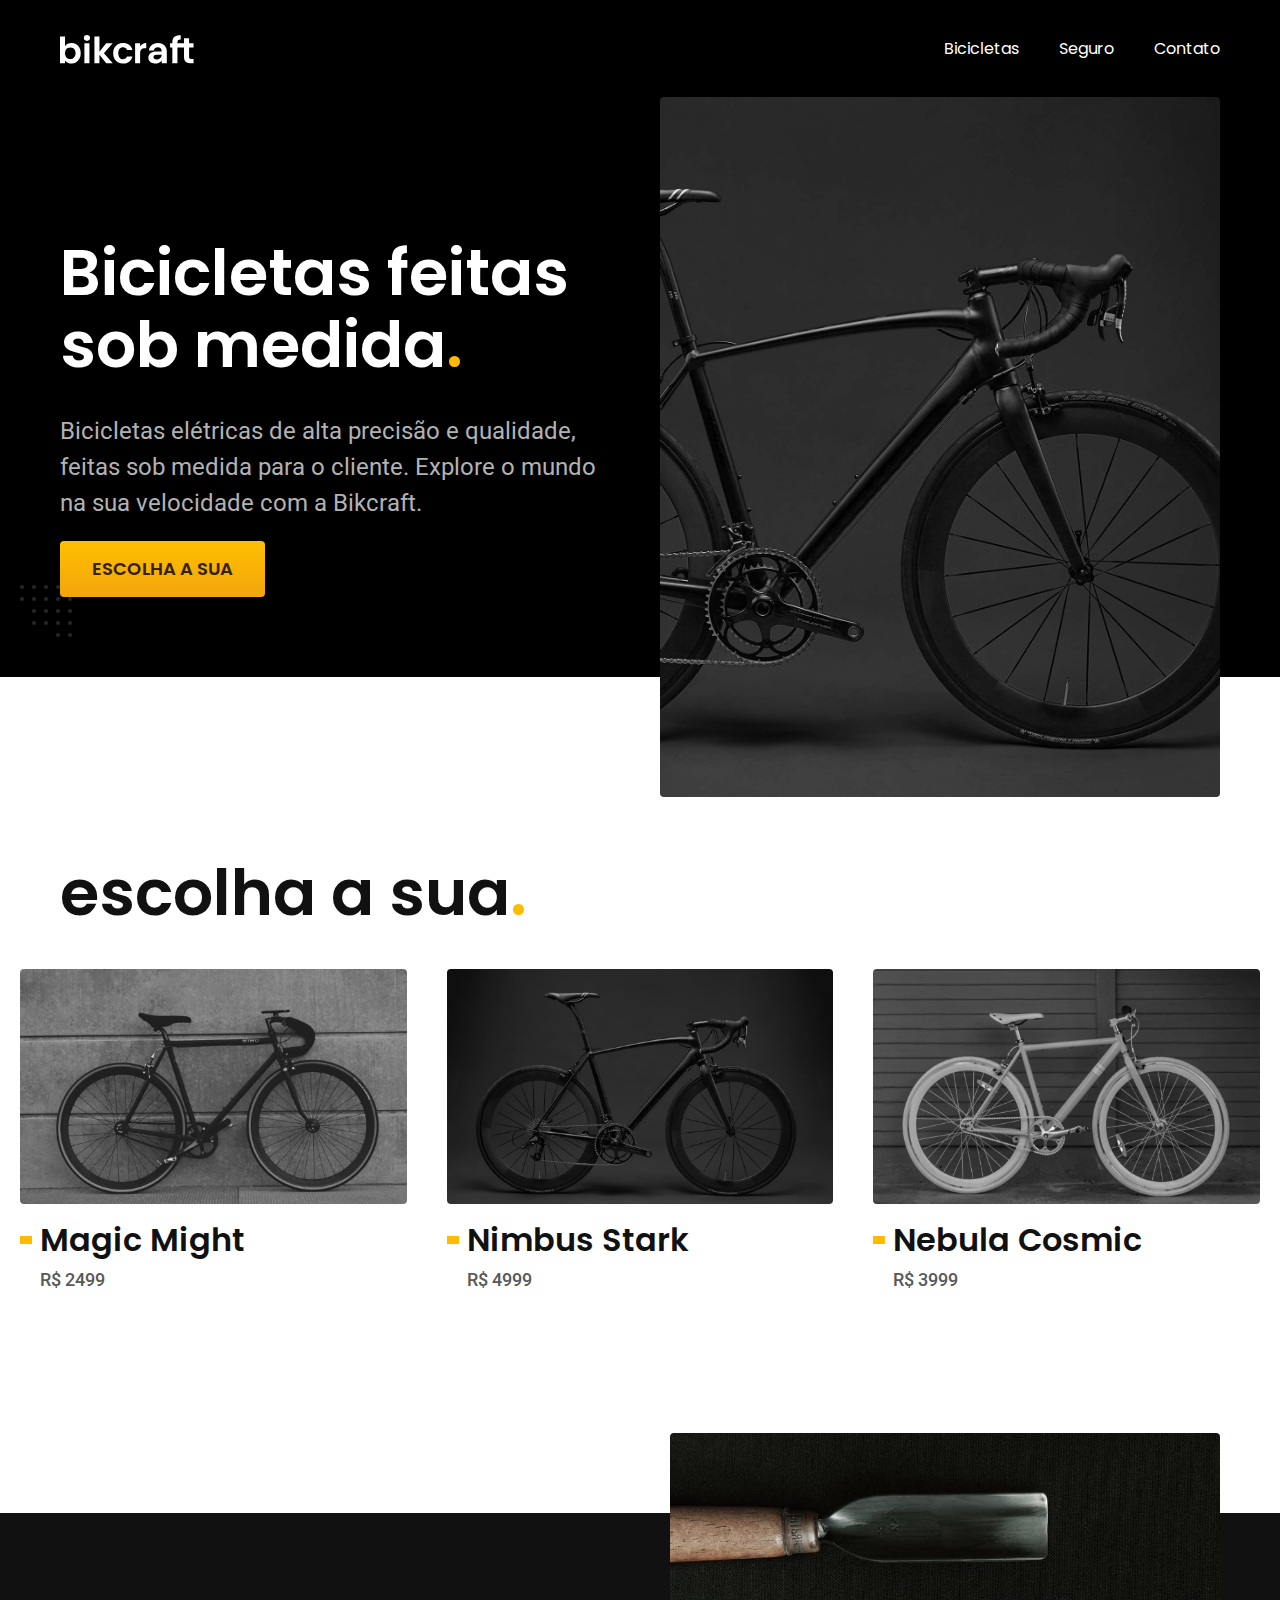
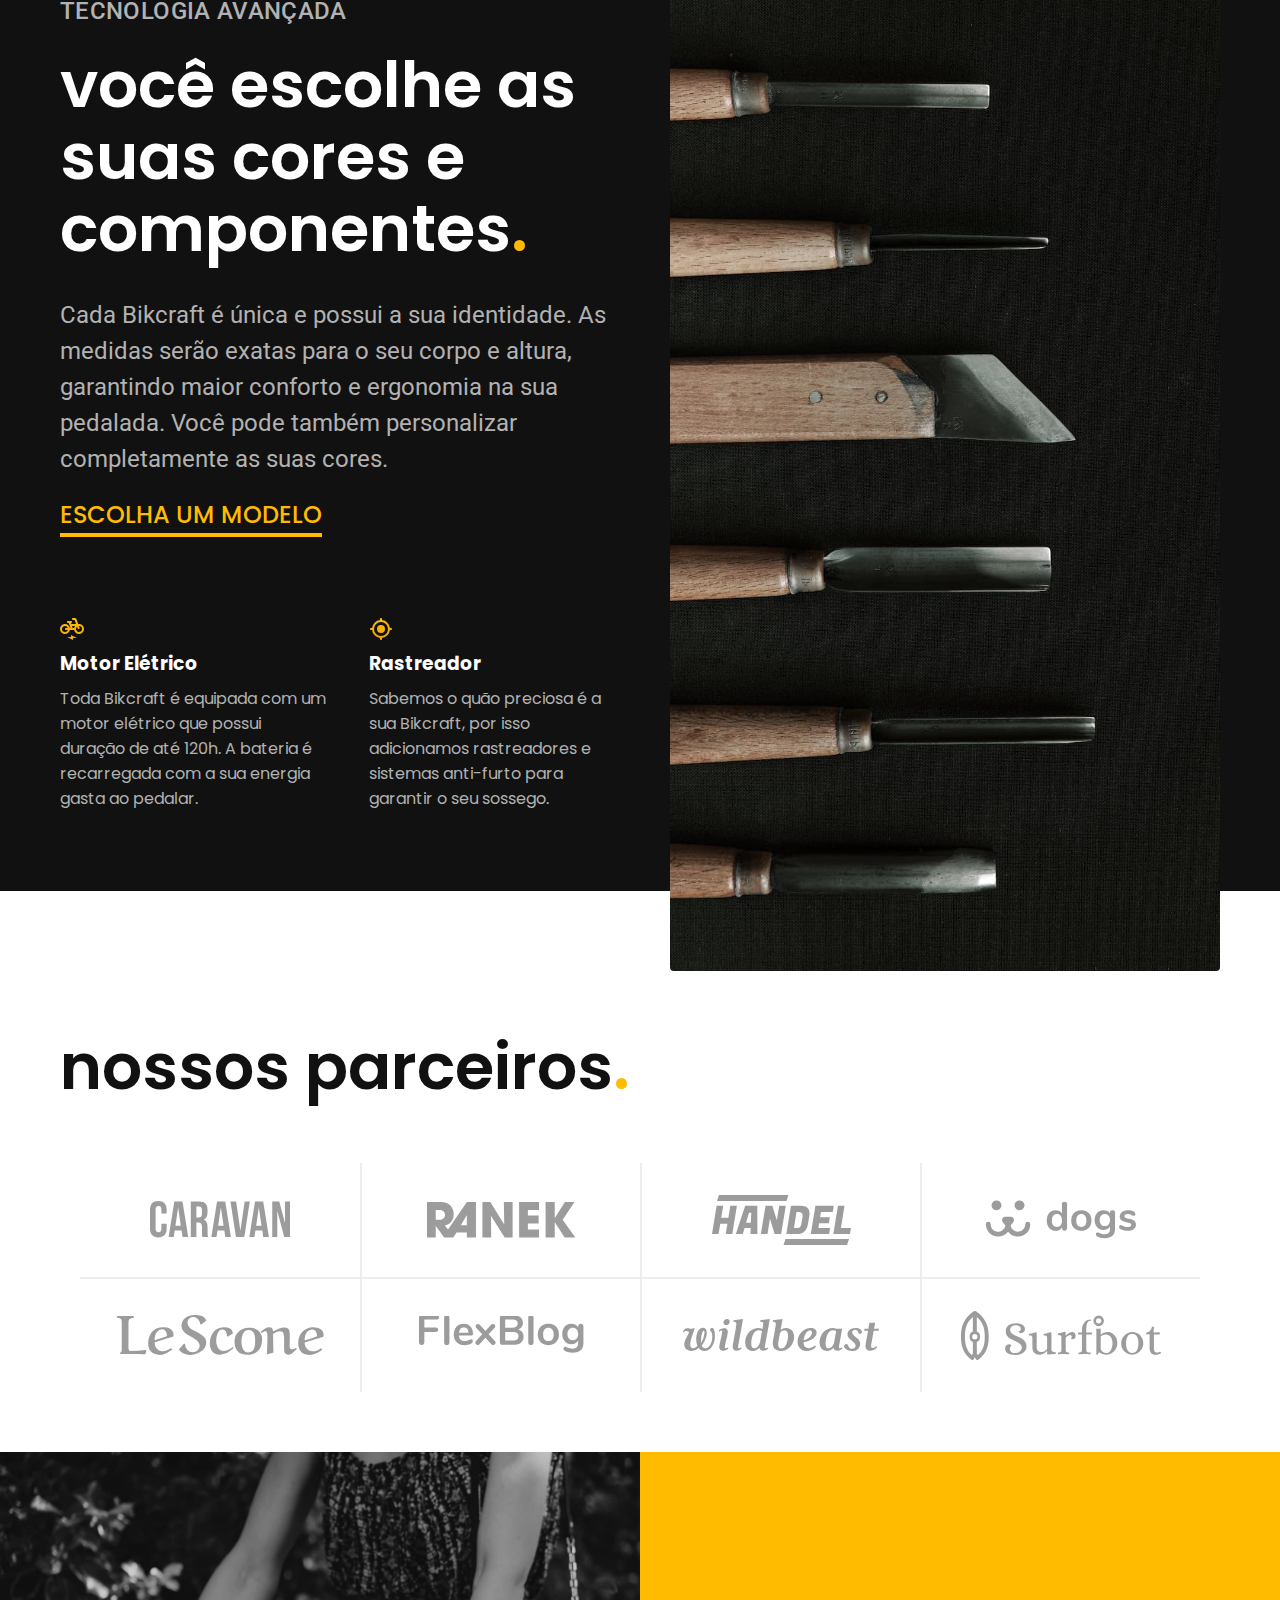
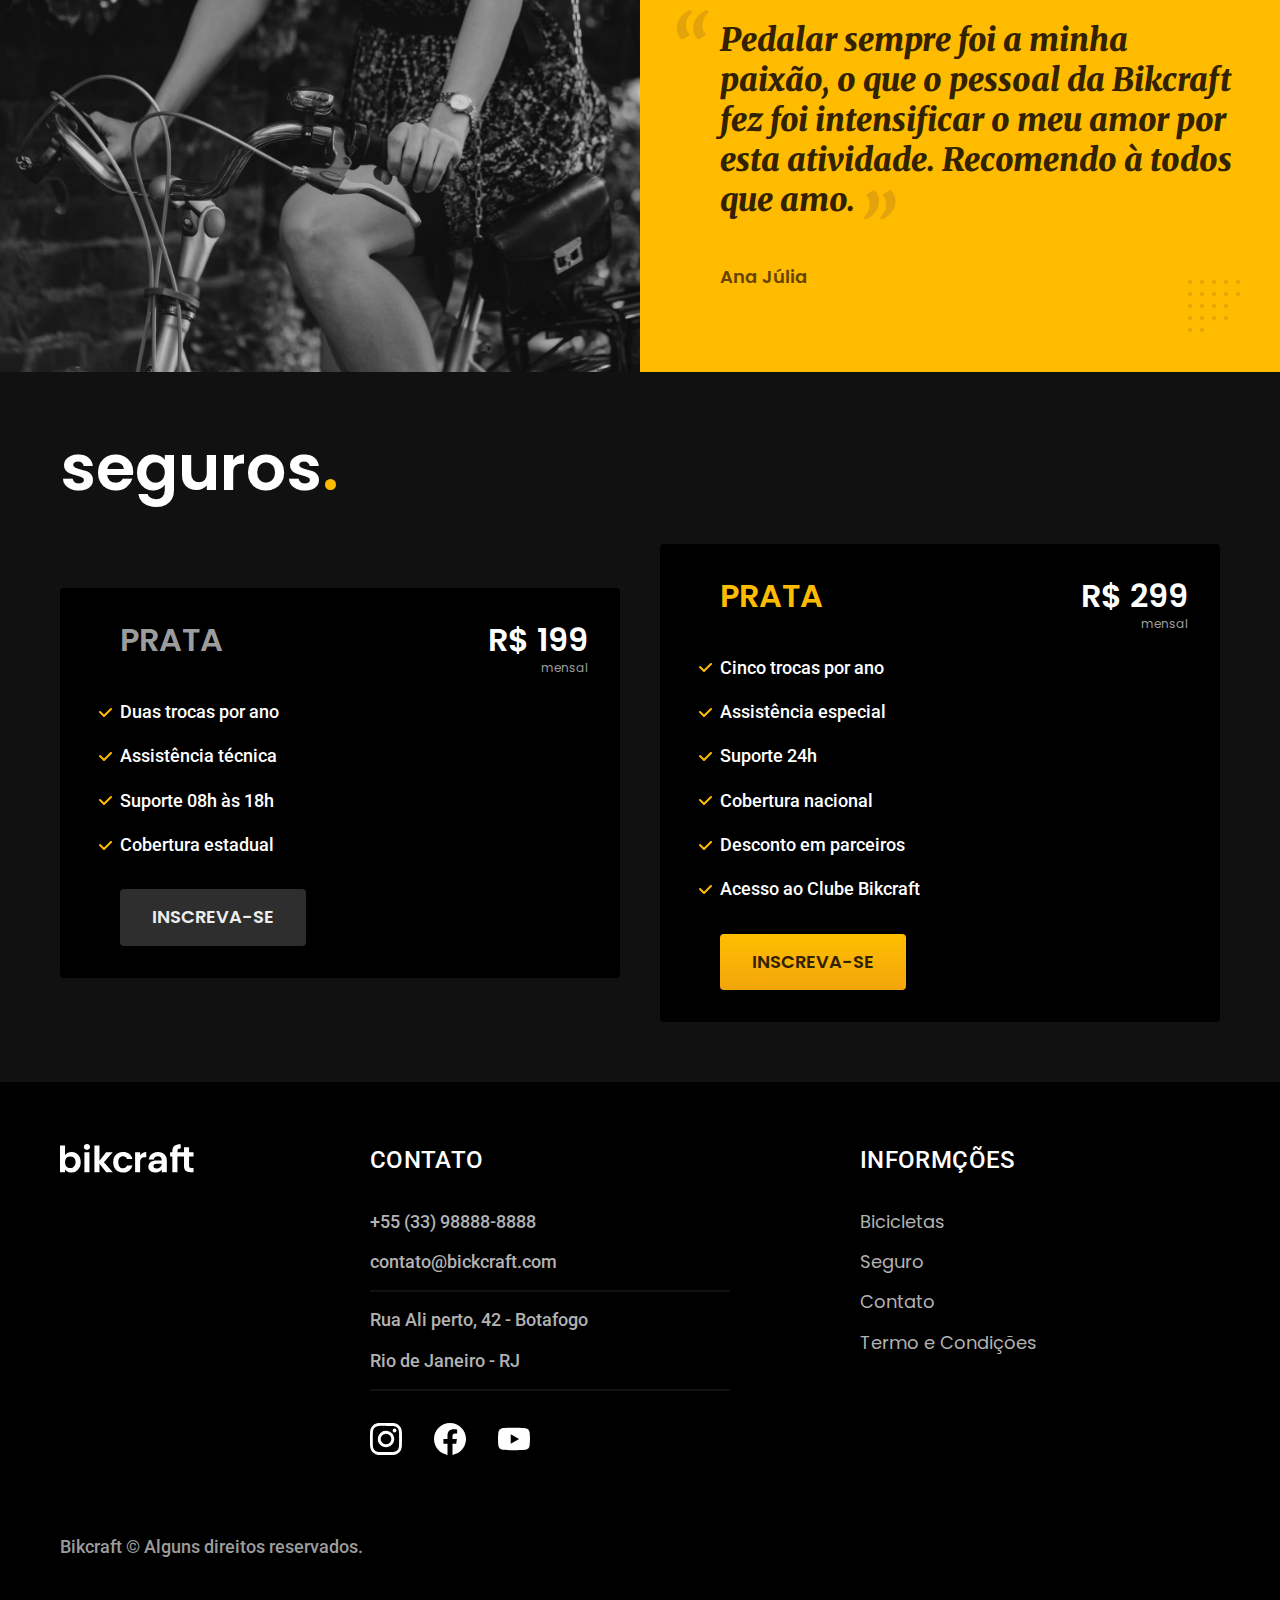
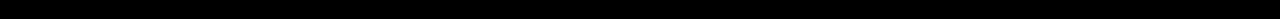
<file: index.html>
<!DOCTYPE html>
<html lang="pt-br">

<head>
  <meta charset="UTF-8">
  <meta name="viewport" content="width=device-width, initial-scale=1.0">
  <title>Bickraft</title>
  <meta name="description" content="Bickraft - Bicicletas elétricas.">

  <link rel="icon" href="./favicon.svg" type="image/svg+xml">
  <link rel="preload" href="./css/style.min.css" as="style">
  <link rel="stylesheet" href="./css/style.min.css">
  <link rel="preconnect" href="https://fonts.googleapis.com">
  <link rel="preconnect" href="https://fonts.gstatic.com" crossorigin>
  <link href="https://fonts.googleapis.com/css2?family=Merriweather:ital,wght@1,900&family=Poppins:wght@400;600&family=Roboto:wght@400;500&display=swap" rel="stylesheet">
  <script>
    document.documentElement.classList.add('js');
  </script>
</head>

<body>
  <header>
    <div class="header-item container">
      <a href="./"><img src="./img/bikcraft.svg" width="136" height="32" alt="Logo"></a>
      <nav aria-label="primaria">
        <ul class="menu font-1 cor-0">
          <li><a href="./bicicletas.html">Bicicletas</a></li>
          <li><a href="./seguros.html">Seguro</a></li>
          <li><a href="./contato.html">Contato</a></li>
        </ul>
      </nav>
    </div>
  </header>
  <main class="intro-bg">
    <div class="intro container">
      <div class="intro-conteudo">
        <h1 data-anime="200" class="cor-0 font-1-xxl fadeInDown">Bicicletas feitas sob medida<span class="cor-p1">.</span></h1>
        <p class="cor-5 font-2-l fadeInDown" data-anime="400">Bicicletas elétricas de alta precisão e qualidade, feitas sob medida para o cliente. Explore o mundo na sua velocidade com a Bikcraft.</p>
        <a class="btn cor-10 fadeInDown" data-anime="600" href="./bicicletas.html">Escolha a sua</a>
      </div>
      <picture class="intro-img fadeInDown" data-anime="800">
        <source media="(max-width: 800px)" srcset="./img/bicicletas/nimbus.jpg">
        <img src="./img/fotos/introducao.jpg" width="1280" height="1600" alt="Bicicleta Preta">
      </picture>
    </div>
  </main>
  <article class="bick-list">
    <h2 class="font-1-xxl container cor-11">escolha a sua<span class="cor-p1">.</span></h2>
    <ul class="bick-list-itens">
      <li>
        <a href="./bicicletas/magic.html">
          <img src="./img/bicicletas/magic.jpg" width="1120" height="680" alt="Bicicleta Magic">
          <h3 class="font-1-xl">Magic Might</h3>
          <span class="cor-8 font-2-m">R$ 2499</span>
        </a>
      </li>
      <li>
        <a href="./bicicletas/nimbus.html">
          <img src="./img/bicicletas/nimbus.jpg" width="1120" height="680" alt="Bicicleta Nimbus">
          <h3 class="font-1-xl">Nimbus Stark</h3>
          <span class="cor-8 font-2-m">R$ 4999</span>
        </a>
      </li>
      <li>
        <a href="./bicicletas/nebula.html">
          <img src="./img/bicicletas/nebula.jpg" width="1120" height="680" alt="Bicicleta Nebula">
          <h3 class="font-1-xl">Nebula Cosmic</h3>
          <span class="cor-8 font-2-m">R$ 3999</span>
        </a>
      </li>
    </ul>
  </article>
  <article class="tecno-bg">
    <div class="tecno container">
      <div class="tecno-conteudo">
        <span class="font-2-l-b cor-5">Tecnologia Avançada</span>
        <h2 class="font-1-xxl cor-0">você escolhe as suas cores e componentes<span class="cor-p1">.</span></h2>
        <p class="font-2-l cor-5">Cada Bikcraft é única e possui a sua identidade. As medidas serão exatas para o seu corpo e altura, garantindo maior conforto e ergonomia na sua pedalada. Você pode também personalizar completamente as suas cores.</p>
        <a class="link cor-p1" href="/">ESCOLHA UM MODELO</a>
        <div class="tecno-vantagens">
          <div>
            <img src="./img/icones/eletrica.svg" width="32" height="32" width="24" height="24" alt="">
            <h3 class="cor-0">Motor Elétrico</h3>
            <p class="cor-5">Toda Bikcraft é equipada com um motor elétrico que possui duração de até 120h. A bateria é recarregada com a sua energia gasta ao pedalar.</p>
          </div>
          <div>
            <img src="./img/icones/rastreador.svg" width="24" height="24" alt="">
            <h3 class="cor-0">Rastreador</h3>
            <p class="cor-5">Sabemos o quão preciosa é a sua Bikcraft, por isso adicionamos rastreadores e sistemas anti-furto para garantir o seu sossego.</p>
          </div>
        </div>
      </div>
      <div class="tecno-img">
        <img src="./img/fotos/tecnologia.jpg" width="1200" height="1920" alt="Tecnologia">
      </div>
    </div>
  </article>
  <section class="parceiros" aria-label="Nossos Parceiros">
    <h2 class="font-1-xxl cor-11">nossos parceiros<span class="cor-p1">.</span></h2>
    <div>
      <ul>
        <li><img src="./img/parceiros/caravan.svg" width="140" height="38" alt="Parceiros"></li>
        <li><img src="./img/parceiros/ranek.svg" width="149" height="36" alt="Parceiros"></li>
        <li><img src="./img/parceiros/handel.svg" width="139" height="50" alt="Parceiros"></li>
        <li><img src="./img/parceiros/dogs.svg" width="152" height="39" alt="Parceiros"></li>
        <li><img src="./img/parceiros/lescone.svg" width="208" height="41" alt="Parceiros"></li>
        <li><img src="./img/parceiros/flexblog.svg" width="165" height="38" alt="Parceiros"></li>
        <li><img src="./img/parceiros/wildbeast.svg" width="196" height="34" alt="Parceiros"></li>
        <li><img src="./img/parceiros/surfbot.svg" width="200" height="49" alt="Parceiros"></li>
      </ul>
    </div>
  </section>
  <section class="depoimento" aria-label="Depoimento">
    <div>
      <img src="./img/fotos/depoimento.jpg" width="1560" height="1360" alt="Pessoa andando de bicicleta">
    </div>
    <div class="depoimento-conteudo">
      <blockquote class="font-1-xl cor-p5">
        <p>Pedalar sempre foi a minha paixão, o que o pessoal da Bikcraft fez foi intensificar o meu amor por esta atividade. Recomendo à todos que amo.</p>
        <span class="font-1-m-b cor-p4">Ana Júlia</span>
      </blockquote>
    </div>
  </section>
  </section>
  <article class="seguros-bg">
    <div class="seguros container">
      <h2 class="font-1-xxl cor-0">seguros<span class="cor-p1">.</span></h2>
      <div class="seguros-item">
        <h3 class="font-1-xl cor-6">PRATA</h3>
        <span class="font-1-xl cor-0">R$ 199<span class="font-1-xs cor-6">mensal</span></span>
        <ul class="font-2-m cor-0">
          <li>Duas trocas por ano</li>
          <li>Assistência técnica</li>
          <li>Suporte 08h às 18h</li>
          <li>Cobertura estadual</li>
        </ul>
        <a href="./orçamento.html" class="btn secundario">Inscreva-se</a>
      </div>
      <div class="seguros-item">
        <h3 class="font-1-xl cor-p1">PRATA</h3>
        <span class="font-1-xl cor-0">R$ 299<span class="font-1-xs cor-6">mensal</span></span>
        <ul class="font-2-m cor-0">
          <li>Cinco trocas por ano</li>
          <li>Assistência especial</li>
          <li>Suporte 24h</li>
          <li>Cobertura nacional</li>
          <li>Desconto em parceiros</li>
          <li>Acesso ao Clube Bikcraft</li>
        </ul>
        <a href="./orçamento.html" class="btn">Inscreva-se</a>
      </div>
    </div>
  </article>
  <footer class="footer-bg">
    <div class="footer container">
      <img src="./img/bikcraft.svg" width="136" height="32" alt="Bickraft">
      <div class="footer-contato">
        <h3 class="font-2-l-b cor-0">Contato</h3>
        <ul class="font-2-m cor-5">
          <li><a href="tel:+5533988888888">+55 (33) 98888-8888</a></li>
          <li><a href="mailto:contato@bickcraft.com">contato@bickcraft.com</a></li>
          <li>Rua Ali perto, 42 - Botafogo</li>
          <li>Rio de Janeiro - RJ</li>
        </ul>
        <div class="footer-redes">
          <a href=""><img src="./img/redes/instagram.svg" width="32" height="32" alt="instagram"></a>
          <a href=""><img src="./img/redes/facebook.svg" width="32" height="32" alt="facebook"></a>
          <a href=""><img src="./img/redes/youtube.svg" width="32" height="32" alt="youtube"></a>
        </div>
      </div>
      <div class="footer-info">
        <h3 class="font-2-l-b cor-0">Informções</h3>
        <nav>
          <ul class="font-1-m cor-5">
            <li><a href="./bicicletas.html">Bicicletas</a></li>
            <li><a href="./seguros.html">Seguro</a></li>
            <li><a href="./contato.html">Contato</a></li>
            <li><a href="./termos.html">Termo e Condições</a></li>
          </ul>
        </nav>
      </div>
      <p class="footer-copy font-2-m cor-6">Bikcraft © Alguns direitos reservados.</p>
    </div>
  </footer>

  <script src="./js/plugins/simple-anime.js"></script>
  <script src="./js/script.js"></script>
</body>

</html>
</file>
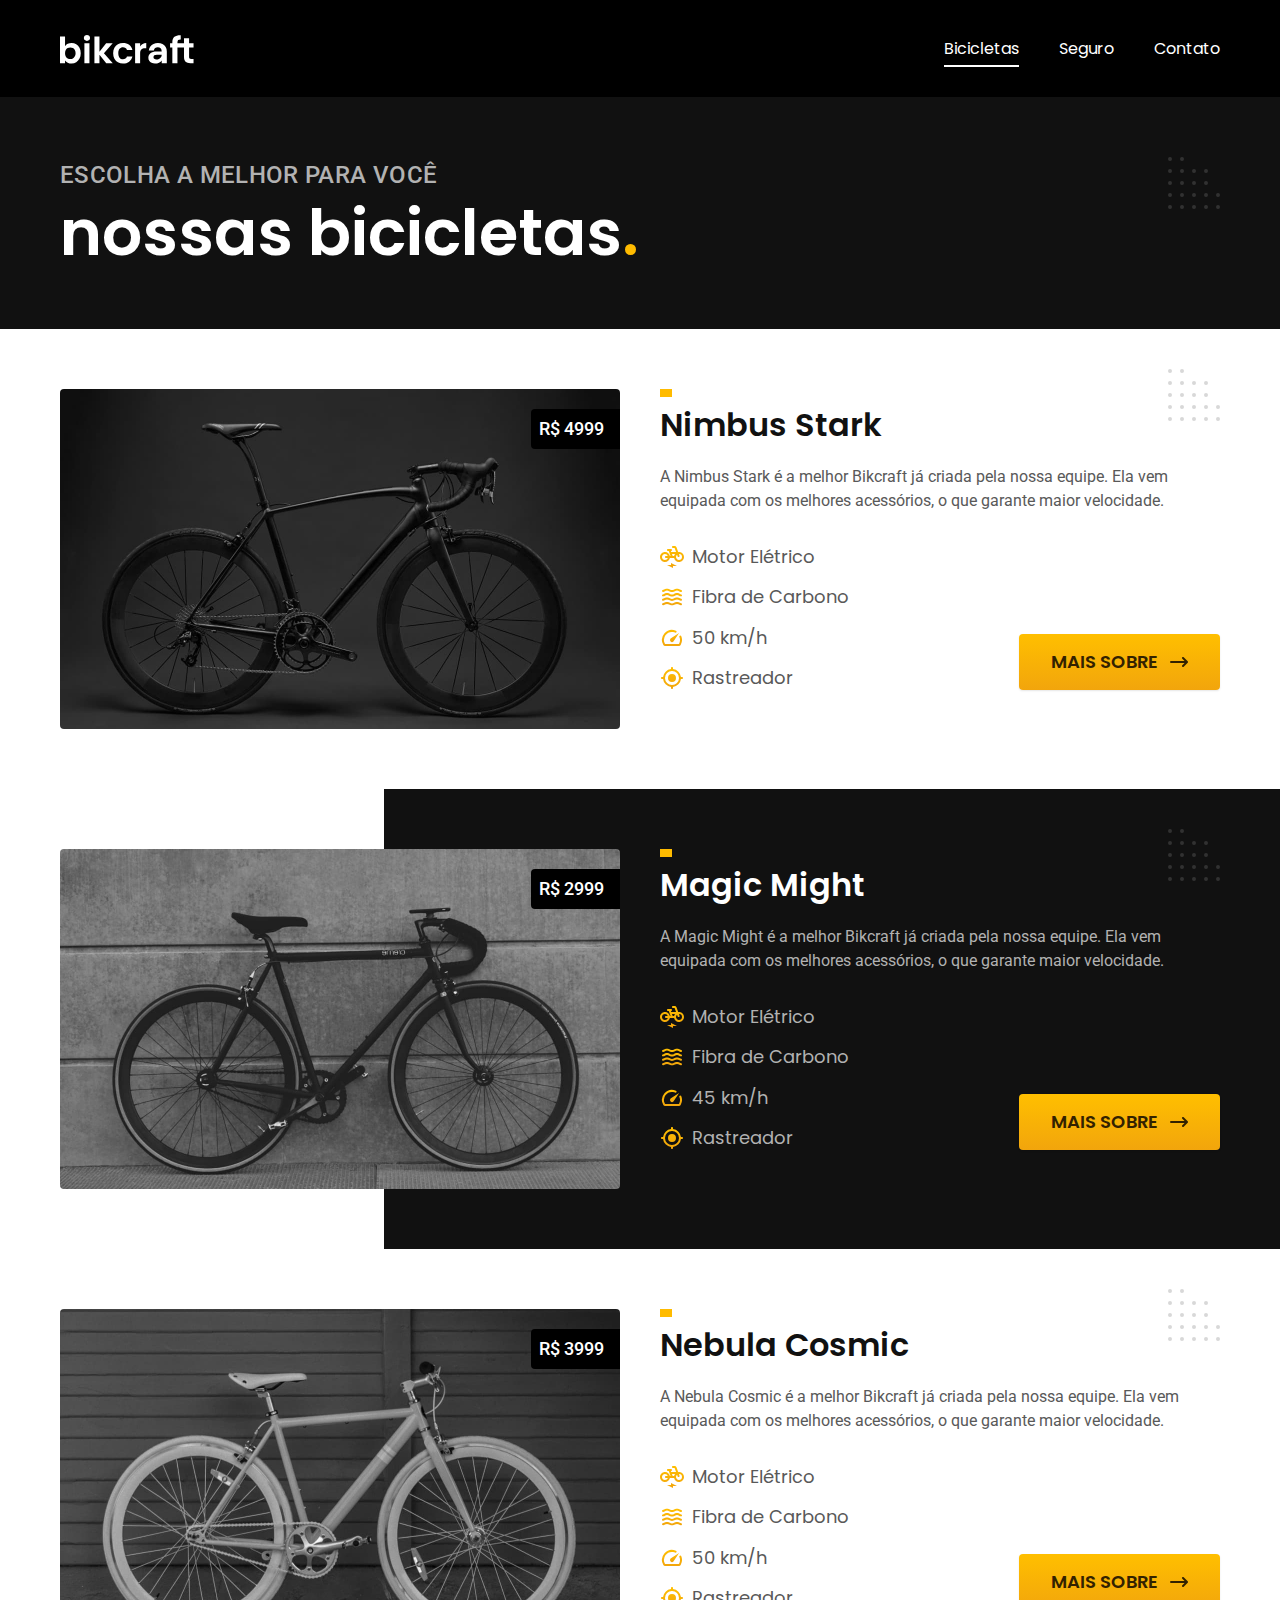
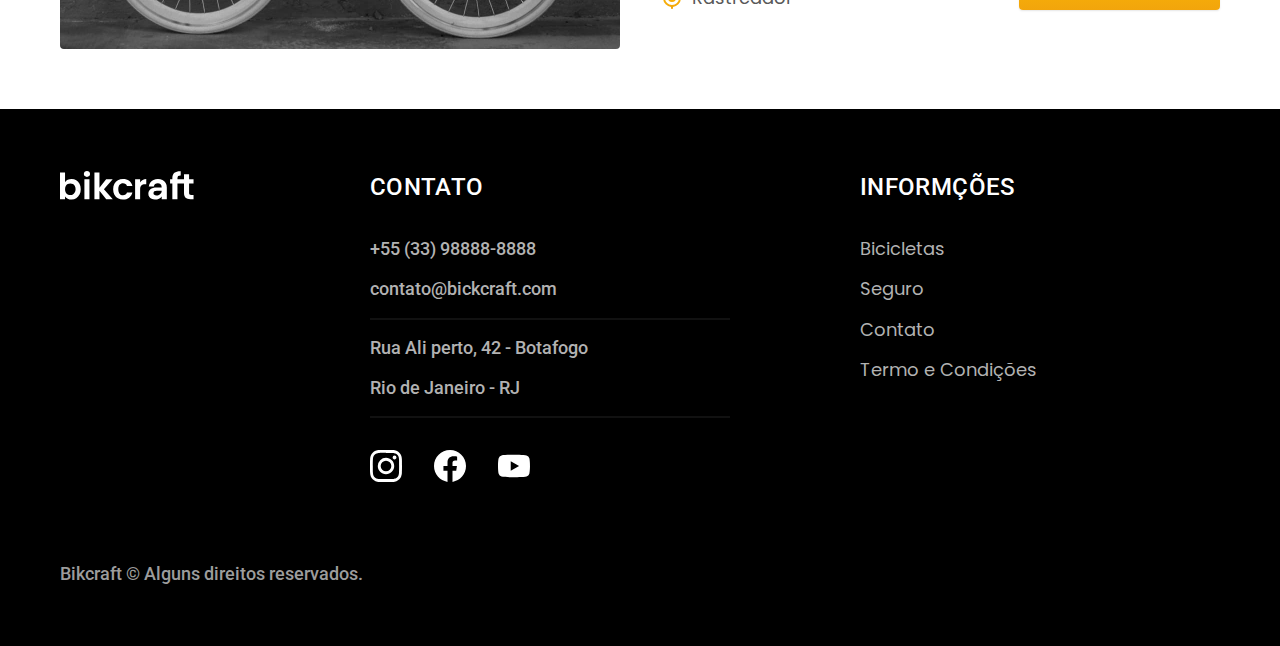
<file: bicicletas.html>
<!DOCTYPE html>
<html lang="pt-br">

<head>
  <meta charset="UTF-8">
  <meta name="viewport" content="width=device-width, initial-scale=1.0">
  <title>Bicicletas | Bickraft</title>
  <meta name="description" content="Bicicletas Bickraft.">
  <link rel="icon" href="./favicon.svg" type="image/svg+xml">
  <link rel="preload" href="./css/style.min.css" as="style">
  <link rel="stylesheet" href="./css/style.min.css">
  <link rel="preconnect" href="https://fonts.googleapis.com">
  <link rel="preconnect" href="https://fonts.gstatic.com" crossorigin>
  <link href="https://fonts.googleapis.com/css2?family=Merriweather:ital,wght@1,900&family=Poppins:wght@400;600&family=Roboto:wght@400;500&display=swap" rel="stylesheet">
  <script>
    document.documentElement.classList.add('js');
  </script>
</head>

<body id="bicicletas">
  <header>
    <div class="header-item container">
      <a href="./"><img src="./img/bikcraft.svg" width="136" height="32" alt="Logo"></a>
      <nav aria-label="primaria">
        <ul class="menu font-1 cor-0">
          <li><a href="./bicicletas.html">Bicicletas</a></li>
          <li><a href="./seguros.html">Seguro</a></li>
          <li><a href="./contato.html">Contato</a></li>
        </ul>
      </nav>
    </div>
  </header>
  <main>
    <div class="titulo-bg">
      <div class="titulo container">
        <p class="font-2-l-b cor-5">ESCOLHA A MELHOR PARA VOCÊ</p>
        <h1 class="font-1-xxl cor-0">nossas bicicletas<span class="cor-p1">.</span></h1>
      </div>
    </div>
    <div class="bicicletas-bg">
      <div class="bicicletas container">
        <div class="bicicletas-img">
          <img src="./img/bicicletas/nimbus.jpg" width="1120" height="680" alt="Bicicleta preta">
          <span class="font-2-m cor-0">R$ 4999</span>
        </div>
        <div class="bicicletas-conteudo">
          <h2 class="font-1-xl">Nimbus Stark</h2>
          <p class="font-2-s cor-8">A Nimbus Stark é a melhor Bikcraft já criada pela nossa equipe. Ela vem equipada com os melhores acessórios, o que garante maior velocidade.</p>
          <ul class="font-1-m cor-8">
            <li>
              <img src="./img/icones/eletrica.svg" width="32" height="32" alt="">
              Motor Elétrico
            </li>
            <li>
              <img src="./img/icones/carbono.svg" width="32" height="32" alt="">
              Fibra de Carbono
            </li>
            <li>
              <img src="./img/icones/velocidade.svg" width="32" height="32" alt="">
              50 km/h
            </li>
            <li>
              <img src="./img/icones/rastreador.svg" width="32" height="32" alt="">
              Rastreador
            </li>
          </ul>
          <a class="btn seta" href="./bicicletas/nimbus.html">Mais Sobre</a>
        </div>
      </div>
    </div>
    <div class="bicicletas-bg">
      <div class="bicicletas container">
        <div class="bicicletas-img">
          <img src="./img/bicicletas/magic.jpg" width="1120" height="680" alt="Bicicleta preta">
          <span class="font-2-m cor-0">R$ 2999</span>
        </div>
        <div class="bicicletas-conteudo">
          <h2 class="font-1-xl cor-0">Magic Might</h2>
          <p class="font-2-s cor-5">A Magic Might é a melhor Bikcraft já criada pela nossa equipe. Ela vem equipada com os melhores acessórios, o que garante maior velocidade.</p>
          <ul class="font-1-m cor-5">
            <li>
              <img src="./img/icones/eletrica.svg" width="32" height="32" alt="">
              Motor Elétrico
            </li>
            <li>
              <img src="./img/icones/carbono.svg" width="32" height="32" alt="">
              Fibra de Carbono
            </li>
            <li>
              <img src="./img/icones/velocidade.svg" width="32" height="32" alt="">
              45 km/h
            </li>
            <li>
              <img src="./img/icones/rastreador.svg" width="32" height="32" alt="">
              Rastreador
            </li>
          </ul>
          <a class="btn seta" href="./bicicletas/magic.html">Mais Sobre</a>
        </div>
      </div>
    </div>
    <div class="bicicletas-bg">
      <div class="bicicletas container">
        <div class="bicicletas-img">
          <img src="./img/bicicletas/nebula.jpg" width="1120" height="680" alt="Bicicleta preta">
          <span class="font-2-m cor-0">R$ 3999</span>
        </div>
        <div class="bicicletas-conteudo">
          <h2 class="font-1-xl">Nebula Cosmic</h2>
          <p class="font-2-s cor-8">A Nebula Cosmic é a melhor Bikcraft já criada pela nossa equipe. Ela vem equipada com os melhores acessórios, o que garante maior velocidade.</p>
          <ul class="font-1-m cor-8">
            <li>
              <img src="./img/icones/eletrica.svg" width="32" height="32" alt="">
              Motor Elétrico
            </li>
            <li>
              <img src="./img/icones/carbono.svg" width="32" height="32" alt="">
              Fibra de Carbono
            </li>
            <li>
              <img src="./img/icones/velocidade.svg" width="32" height="32" alt="">
              50 km/h
            </li>
            <li>
              <img src="./img/icones/rastreador.svg" width="32" height="32" alt="">
              Rastreador
            </li>
          </ul>
          <a class="btn seta" href="./bicicletas/nebula.html">Mais Sobre</a>
        </div>
      </div>
    </div>
  </main>

  <footer class="footer-bg">
    <div class="footer container">
      <img src="./img/bikcraft.svg" width="136" height="32" alt="Bickraft">
      <div class="footer-contato">
        <h3 class="font-2-l-b cor-0">Contato</h3>
        <ul class="font-2-m cor-5">
          <li><a href="tel:+5533988888888">+55 (33) 98888-8888</a></li>
          <li><a href="mailto:contato@bickcraft.com">contato@bickcraft.com</a></li>
          <li>Rua Ali perto, 42 - Botafogo</li>
          <li>Rio de Janeiro - RJ</li>
        </ul>
        <div class="footer-redes">
          <a href=""><img src="./img/redes/instagram.svg" width="32" height="32" alt="instagram"></a>
          <a href=""><img src="./img/redes/facebook.svg" width="32" height="32" alt="facebook"></a>
          <a href=""><img src="./img/redes/youtube.svg" width="32" height="32" alt="youtube"></a>
        </div>
      </div>
      <div class="footer-info">
        <h3 class="font-2-l-b cor-0">Informções</h3>
        <nav>
          <ul class="font-1-m cor-5">
            <li><a href="./bicicletas.html">Bicicletas</a></li>
            <li><a href="./seguros.html">Seguro</a></li>
            <li><a href="./contato.html">Contato</a></li>
            <li><a href="./termos.html">Termo e Condições</a></li>
          </ul>
        </nav>
      </div>
      <p class="footer-copy font-2-m cor-6">Bikcraft © Alguns direitos reservados.</p>
    </div>
  </footer>
  <script src="./js/script.js"></script>
</body>

</html>
</file>
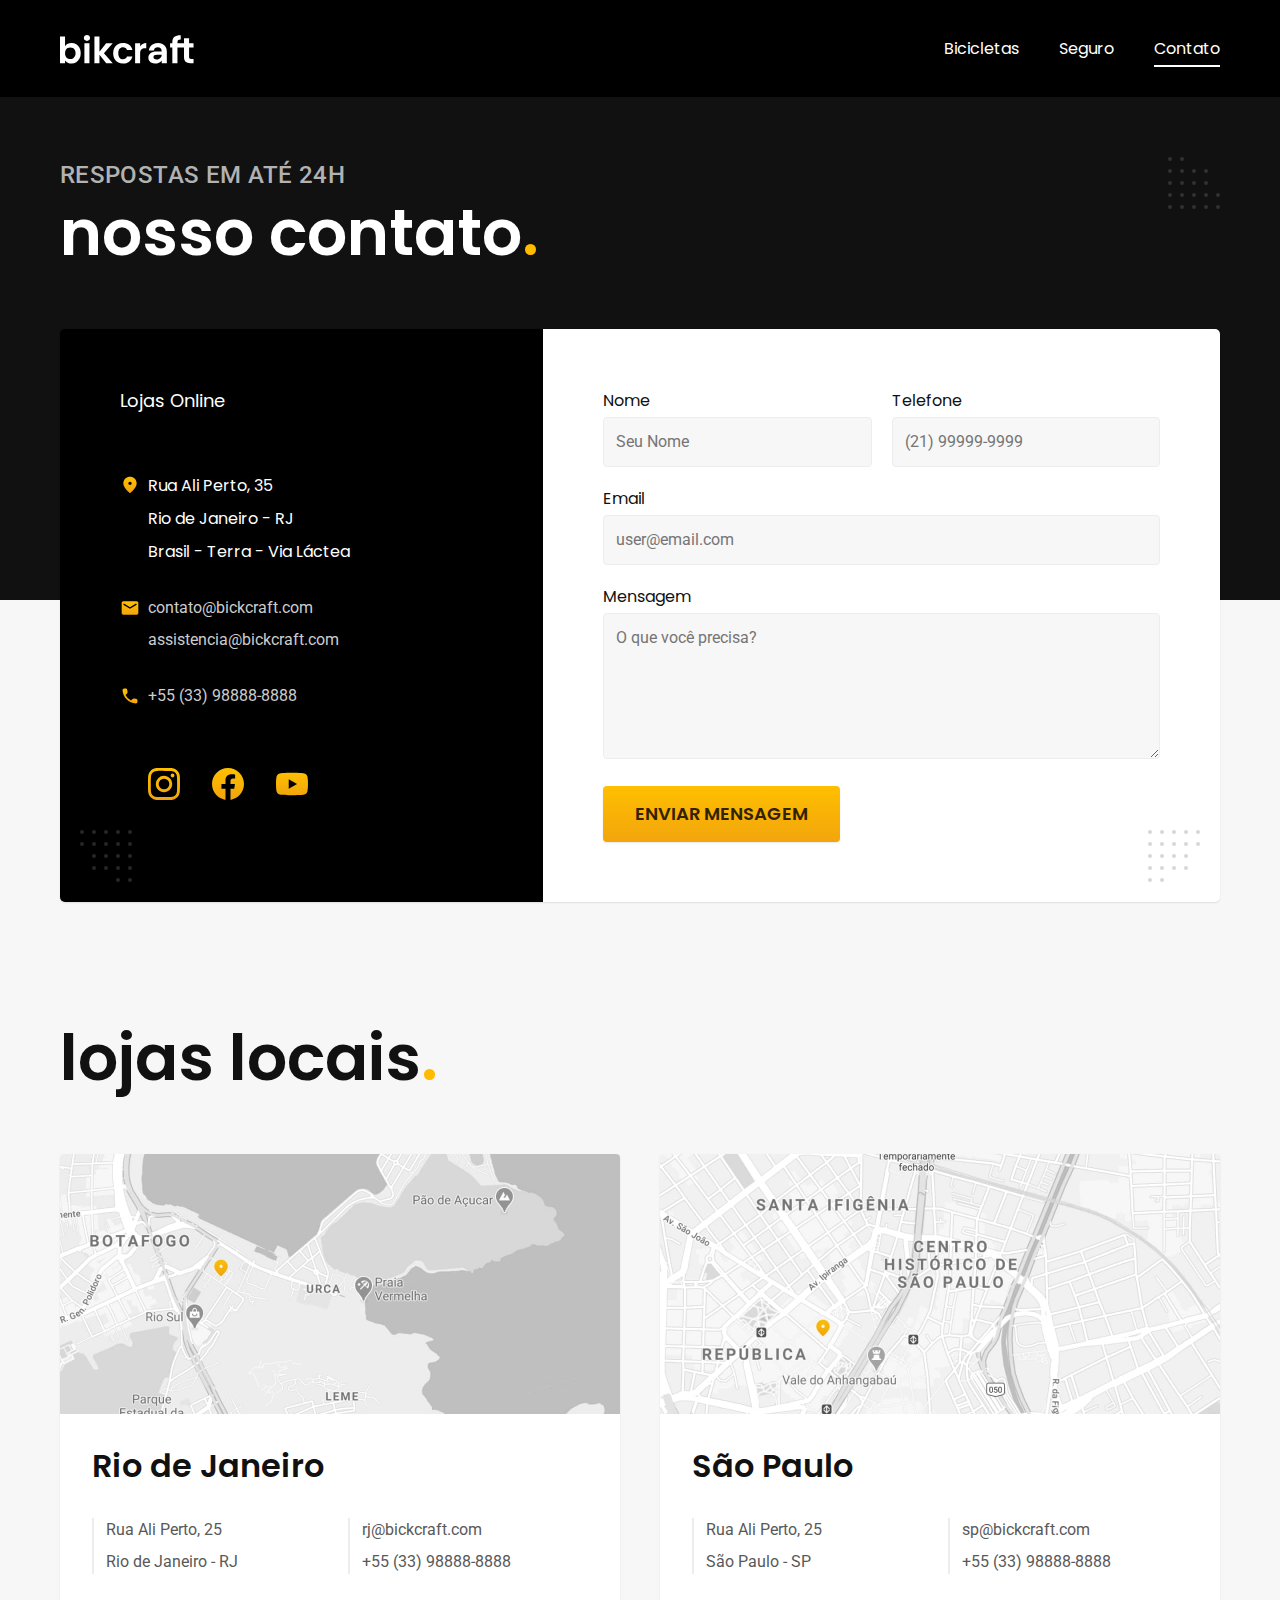
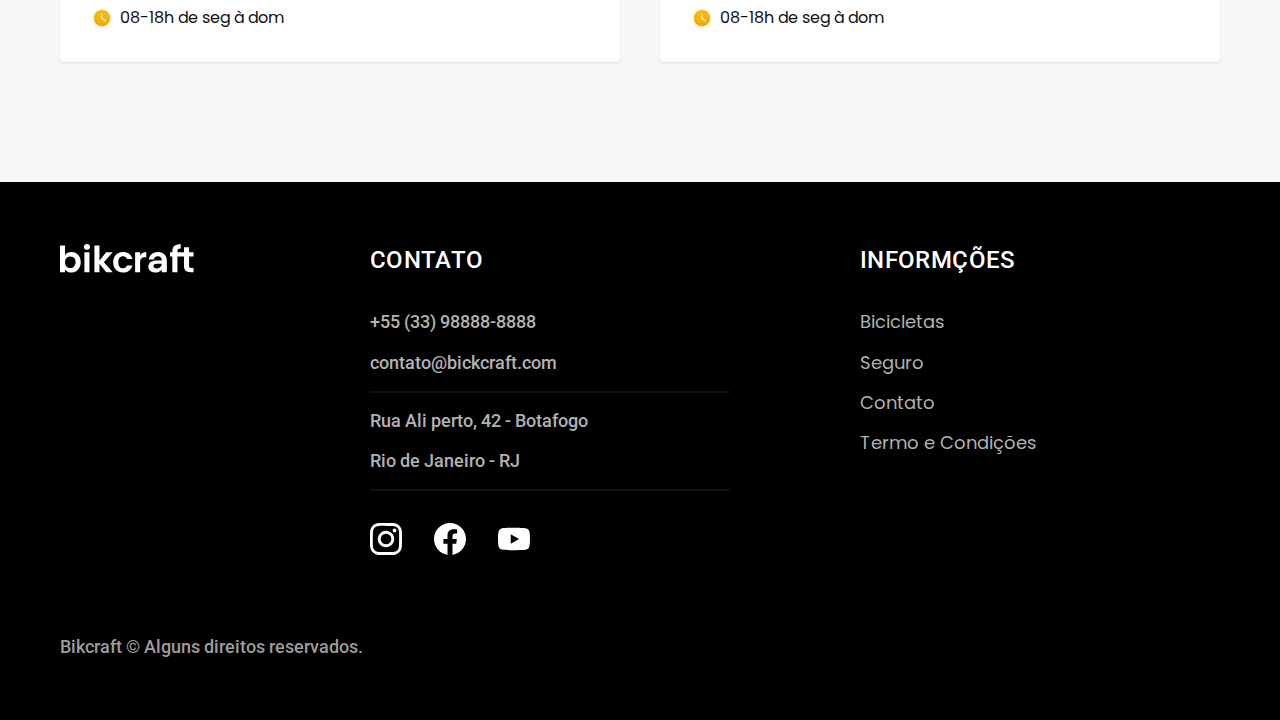
<file: contato.html>
<!DOCTYPE html>
<html lang="pt-br">

<head>
  <meta charset="UTF-8">
  <meta name="viewport" content="width=device-width, initial-scale=1.0">
  <title>Contato | Bickraft</title>
  <meta name="description" content="Contato Bickcraft.">
  <link rel="icon" href="./favicon.svg" type="image/svg+xml">
  <link rel="preload" href="./css/style.min.css" as="style">
  <link rel="stylesheet" href="./css/style.min.css">
  <link rel="preconnect" href="https://fonts.googleapis.com">
  <link rel="preconnect" href="https://fonts.gstatic.com" crossorigin>
  <link href="https://fonts.googleapis.com/css2?family=Merriweather:ital,wght@1,900&family=Poppins:wght@400;600&family=Roboto:wght@400;500&display=swap" rel="stylesheet">
  <script>
    document.documentElement.classList.add('js');
  </script>
</head>

<body id="contato">
  <header>
    <div class="header-item container">
      <a href="./"><img src="./img/bikcraft.svg" width="136" height="32" alt="Logo"></a>
      <nav aria-label="primaria">
        <ul class="menu font-1 cor-0">
          <li><a href="./bicicletas.html">Bicicletas</a></li>
          <li><a href="./seguros.html">Seguro</a></li>
          <li><a href="./contato.html">Contato</a></li>
        </ul>
      </nav>
    </div>
  </header>
  <main>
    <div class="titulo-bg">
      <div class="titulo container">
        <p class="font-2-l-b cor-5">Respostas em até 24h</p>
        <h1 class="font-1-xxl cor-0">nosso contato<span class="cor-p1">.</span></h1>
      </div>
    </div>
    <div class="contato container">
      <section class="contato-dados" aria-label="Endereço">
        <h2 class="font-1-m cor-0">Lojas Online</h2>
        <div class="contato-endereco cor-0">
          <p>Rua Ali Perto, 35</p>
          <p>Rio de Janeiro - RJ</p>
          <p>Brasil - Terra - Via Láctea</p>
        </div>
        <address class="contato-meios font-2-s cor-4">
          <a href="mailto:contato@bickcraft.com">contato@bickcraft.com</a>
          <a href="mailto:assistencia@bickcraft.com">assistencia@bickcraft.com</a>
          <a href="tel:+5533988888888">+55 (33) 98888-8888</a>
        </address>
        <div class="contato-redes">
          <a href=""><img src="./img/redes/instagram-p.svg" width="32" height="32" alt="instagram"></a>
          <a href=""><img src="./img/redes/facebook-p.svg" width="32" height="32" alt="facebook"></a>
          <a href=""><img src="./img/redes/youtube-p.svg" width="32" height="32" alt="youtube"></a>
        </div>
      </section>
      <section class="contato-formulario" aria-label="Formulário">
        <form class="form" action="./contato.html">
          <div>
            <label for="nome">Nome</label>
            <input type="text" id="nome" name="nome" placeholder="Seu Nome">
          </div>
          <div>
            <label for="telefone">Telefone</label>
            <input type="text" id="telefone" name="telefone" placeholder="(21) 99999-9999">
          </div>
          <div class="col-2">
            <label for="email">Email</label>
            <input type="email" id="email" name="email" placeholder="user@email.com">
          </div>
          <div class="col-2">
            <label for="mensagem">Mensagem</label>
            <textarea rows="5" id="mensagem" name="mensagem" placeholder="O que você precisa?"></textarea>
          </div>
          <button class="btn col-2">Enviar mensagem</button>
        </form>
      </section>
    </div>
  </main>

  <article class="lojas container">
    <h2 class="font-1-xxl">lojas locais<span class="cor-p1">.</span></h2>
    <div class="lojas-item">
      <img src="./img/lojas/rj.jpg" width="1120" height="520" alt="mapa marcando o endereço em Rua Ali Perto, 25 - Rio de Janeiro - RJ">
      <div class="lojas-conteudo">
        <h3 class="font-1-xl">Rio de Janeiro</h3>
        <div class="lojas-dados font-2-s cor-8">
          <p>Rua Ali Perto, 25</p>
          <p>Rio de Janeiro - RJ</p>
        </div>
        <div class="lojas-dados font-2-s cor-8">
          <a href="mailto:rj@bickcraft.com">rj@bickcraft.com</a>
          <a href="tel:+5533988888888">+55 (33) 98888-8888</a>
        </div>
        <p class="lojas-tempo font-1-s"><img src="./img/icones/horario.svg" width="20" height="20" alt="">08-18h de seg à dom</p>
      </div>
    </div>
    <div class="lojas-item">
      <img src="./img/lojas/sp.jpg" width="1120" height="520" alt="mapa marcando o endereço em Rua Ali Perto, 25 - São Paulo - SP">
      <div class="lojas-conteudo">
        <h3 class="font-1-xl">São Paulo</h3>
        <div class="lojas-dados font-2-s cor-8">
          <p>Rua Ali Perto, 25</p>
          <p>São Paulo - SP</p>
        </div>
        <div class="lojas-dados font-2-s cor-8">
          <a href="mailto:sp@bickcraft.com">sp@bickcraft.com</a>
          <a href="tel:+5533988888888">+55 (33) 98888-8888</a>
        </div>
        <p class="lojas-tempo font-1-s"><img src="./img/icones/horario.svg" width="20" height="20" alt="">08-18h de seg à dom</p>
      </div>
    </div>
  </article>

  <footer class="footer-bg">
    <div class="footer container">
      <img src="./img/bikcraft.svg" width="136" height="32" alt="Bickraft">
      <div class="footer-contato">
        <h3 class="font-2-l-b cor-0">Contato</h3>
        <ul class="font-2-m cor-5">
          <li><a href="tel:+5533988888888">+55 (33) 98888-8888</a></li>
          <li><a href="mailto:contato@bickcraft.com">contato@bickcraft.com</a></li>
          <li>Rua Ali perto, 42 - Botafogo</li>
          <li>Rio de Janeiro - RJ</li>
        </ul>
        <div class="footer-redes">
          <a href=""><img src="./img/redes/instagram.svg" width="32" height="32" alt="instagram"></a>
          <a href=""><img src="./img/redes/facebook.svg" width="32" height="32" alt="facebook"></a>
          <a href=""><img src="./img/redes/youtube.svg" width="32" height="32" alt="youtube"></a>
        </div>
      </div>
      <div class="footer-info">
        <h3 class="font-2-l-b cor-0">Informções</h3>
        <nav>
          <ul class="font-1-m cor-5">
            <li><a href="./bicicletas.html">Bicicletas</a></li>
            <li><a href="./seguros.html">Seguro</a></li>
            <li><a href="./contato.html">Contato</a></li>
            <li><a href="./termos.html">Termo e Condições</a></li>
          </ul>
        </nav>
      </div>
      <p class="footer-copy font-2-m cor-6">Bikcraft © Alguns direitos reservados.</p>
    </div>
  </footer>
  <script src="./js/script.js"></script>
</body>

</html>
</file>
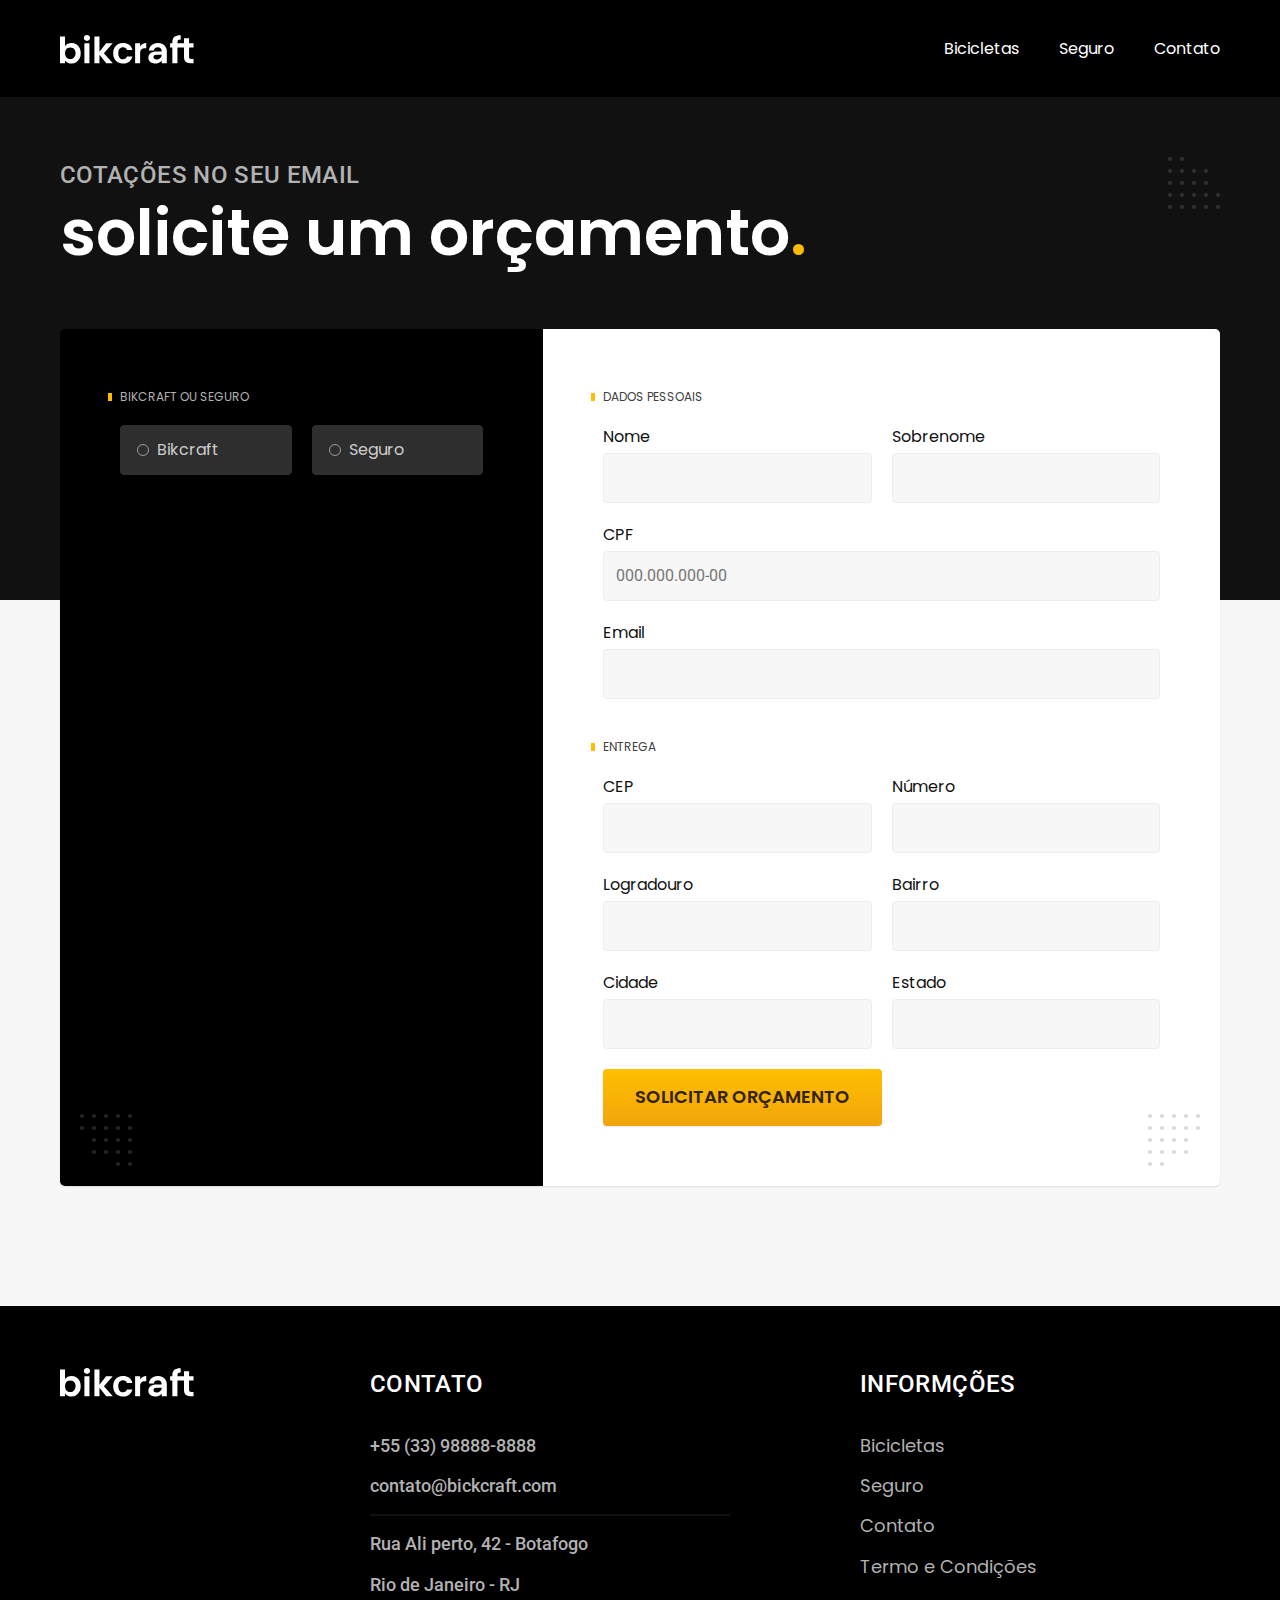
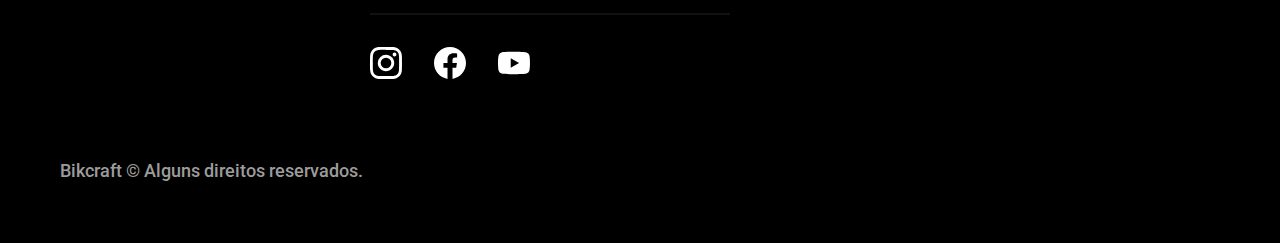
<file: orcamento.html>
<!DOCTYPE html>
<html lang="pt-br">

<head>
  <meta charset="UTF-8">
  <meta name="viewport" content="width=device-width, initial-scale=1.0">
  <title>Orçamento | Bikcraft</title>
  <meta name="description" content="Orçamento.">
  <link rel="icon" href="./favicon.svg" type="image/svg+xml">
  <link rel="preload" href="./css/style.min.css" as="style">
  <link rel="stylesheet" href="./css/style.min.css">
  <link rel="preconnect" href="https://fonts.googleapis.com">
  <link rel="preconnect" href="https://fonts.gstatic.com" crossorigin>
  <link href="https://fonts.googleapis.com/css2?family=Merriweather:ital,wght@1,900&family=Poppins:wght@400;600&family=Roboto:wght@400;500&display=swap" rel="stylesheet">
  <script>
    document.documentElement.classList.add('js');
  </script>
</head>

<body id="orcamento">
  <header>
    <div class="header-item container">
      <a href="./"><img src="./img/bikcraft.svg" width="136" height="32" alt="Logo"></a>
      <nav aria-label="primaria">
        <ul class="menu font-1 cor-0">
          <li><a href="./bicicletas.html">Bicicletas</a></li>
          <li><a href="./seguros.html">Seguro</a></li>
          <li><a href="./contato.html">Contato</a></li>
        </ul>
      </nav>
    </div>
  </header>
  <main>
    <div class="titulo-bg">
      <div class="titulo container">
        <p class="font-2-l-b cor-5">Cotações no seu email</p>
        <h1 class="font-1-xxl cor-0">solicite um orçamento<span class="cor-p1">.</span></h1>
      </div>
    </div>
    <form class="orcamento container" action="./">
      <div class="orcamento-produto">
        <h2 class="font-1-xs cor-5">Bikcraft ou Seguro</h2>
        <input type="radio" name="tipo" value="bikcraft" id="bikcraft">
        <label for="bikcraft">Bikcraft</label>
        <input type="radio" name="tipo" value="seguro" id="seguro">
        <label for="seguro">Seguro</label>
        <div class="orcamento-conteudo" id="orcamento-bikcraft">
          <h2 class="font-1-xs cor-5">Escolha a sua</h2>

          <input type="radio" name="produto" value="nimbus" id="nimbus">
          <label for="nimbus">Nimbus Stark <span>R$ 4999</span></label>
          <div class="orcamento-detalhes">
            <ul class="font-1-xs cor-8">
              <li><img src="./img/icones/eletrica.svg" width="32" height="32" alt=""> Motor Elétrico</li>
              <li><img src="./img/icones/carbono.svg" width="32" height="32" alt=""> Fibra de Carbono</li>
              <li><img src="./img/icones/velocidade.svg" width="32" height="32" alt=""> 50 km/h</li>
              <li><img src="./img/icones/rastreador.svg" width="32" height="32" alt=""> Rastreador</li>
            </ul>
            <img src="./img/bicicletas/nimbus.jpg" width="1120" height="680" alt="Bicicleta Preta">
          </div>

          <input type="radio" name="produto" value="magic" id="magic">
          <label for="magic">Magic Might <span>R$ 2499</span></label>
          <div class="orcamento-detalhes">
            <ul class="font-1-xs cor-8">
              <li><img src="./img/icones/eletrica.svg" width="32" height="32" alt=""> Motor Elétrico</li>
              <li><img src="./img/icones/carbono.svg" width="32" height="32" alt=""> Fibra de Carbono</li>
              <li><img src="./img/icones/velocidade.svg" width="32" height="32" alt=""> 45 km/h</li>
              <li><img src="./img/icones/rastreador.svg" width="32" height="32" alt=""> Rastreador</li>
            </ul>
            <img src="./img/bicicletas/magic.jpg" width="1120" height="680" alt="Bicicleta Preta">
          </div>

          <input type="radio" name="produto" value="nebula" id="nebula">
          <label for="nebula">Nebula Cosmic <span>R$ 3999</span></label>
          <div class="orcamento-detalhes">
            <ul class="font-1-xs cor-8">
              <li><img src="./img/icones/eletrica.svg" width="32" height="32" alt=""> Motor Elétrico</li>
              <li><img src="./img/icones/carbono.svg" width="32" height="32" alt=""> Fibra de Carbono</li>
              <li><img src="./img/icones/velocidade.svg" width="32" height="32" alt=""> 40 km/h</li>
              <li><img src="./img/icones/rastreador.svg" width="32" height="32" alt=""> Rastreador</li>
            </ul>
            <img src="./img/bicicletas/nebula.jpg" width="1120" height="680" alt="Bicicleta Branca">
          </div>
        </div>
        <div class="orcamento-conteudo" id="orcamento-seguro">
          <h2 class="font-1-xs cor-5">Escolha o plano</h2>
          <input type="radio" name="produto" value="prata" id="prata">
          <label for="prata">Prata <span>R$ 199</span></label>
          <input type="radio" name="produto" value="ouro" id="ouro">
          <label for="ouro">Ouro <span>R$ 299</span></label>
        </div>
      </div>
      <div class="orcamento-dados form">
        <h2 class="font-1-xs cor-9 col-2">dados pessoais</h2>
        <div>
          <label for="nome">Nome</label>
          <input type="text" id="nome" name="nome">
        </div>
        <div>
          <label for="sobrenome">Sobrenome</label>
          <input type="text" id="sobrenome" name="sobrenome">
        </div>
        <div class="col-2">
          <label for="cpf">CPF</label>
          <input type="text" id="cpf" name="cpf" placeholder="000.000.000-00">
        </div>
        <div class="col-2">
          <label for="email">Email</label>
          <input type="email" id="email" name="email">
        </div>
        <h2 class="font-1-xs cor-9 col-2">entrega</h2>
        <div>
          <label for="cep">CEP</label>
          <input type="text" id="cep" name="cep">
        </div>
        <div>
          <label for="numero">Número</label>
          <input type="text" id="numero" name="numero">
        </div>
        <div>
          <label for="logradouro">Logradouro</label>
          <input type="text" id="logradouro" name="logradouro">
        </div>
        <div>
          <label for="bairro">Bairro</label>
          <input type="text" id="bairro" name="bairro">
        </div>
        <div>
          <label for="cidade">Cidade</label>
          <input type="text" id="cidade" name="cidade">
        </div>
        <div>
          <label for="estado">Estado</label>
          <input type="text" id="estado" name="estado">
        </div>
        <button class="btn col-2">Solicitar Orçamento</button>
      </div>
    </form>
  </main>



  <footer class="footer-bg">
    <div class="footer container">
      <img src="./img/bikcraft.svg" width="136" height="32" alt="Bikcraft">
      <div class="footer-contato">
        <h3 class="font-2-l-b cor-0">Contato</h3>
        <ul class="font-2-m cor-5">
          <li><a href="tel:+5533988888888">+55 (33) 98888-8888</a></li>
          <li><a href="mailto:contato@bickcraft.com">contato@bickcraft.com</a></li>
          <li>Rua Ali perto, 42 - Botafogo</li>
          <li>Rio de Janeiro - RJ</li>
        </ul>
        <div class="footer-redes">
          <a href=""><img src="./img/redes/instagram.svg" width="32" height="32" alt="instagram"></a>
          <a href=""><img src="./img/redes/facebook.svg" width="32" height="32" alt="facebook"></a>
          <a href=""><img src="./img/redes/youtube.svg" width="32" height="32" alt="youtube"></a>
        </div>
      </div>
      <div class="footer-info">
        <h3 class="font-2-l-b cor-0">Informções</h3>
        <nav>
          <ul class="font-1-m cor-5">
            <li><a href="./bicicletas.html">Bicicletas</a></li>
            <li><a href="./seguros.html">Seguro</a></li>
            <li><a href="./contato.html">Contato</a></li>
            <li><a href="./termos.html">Termo e Condições</a></li>
          </ul>
        </nav>
      </div>
      <p class="footer-copy font-2-m cor-6">Bikcraft © Alguns direitos reservados.</p>
    </div>
  </footer>
  <script src="./js/script.js"></script>
</body>

</html>
</file>
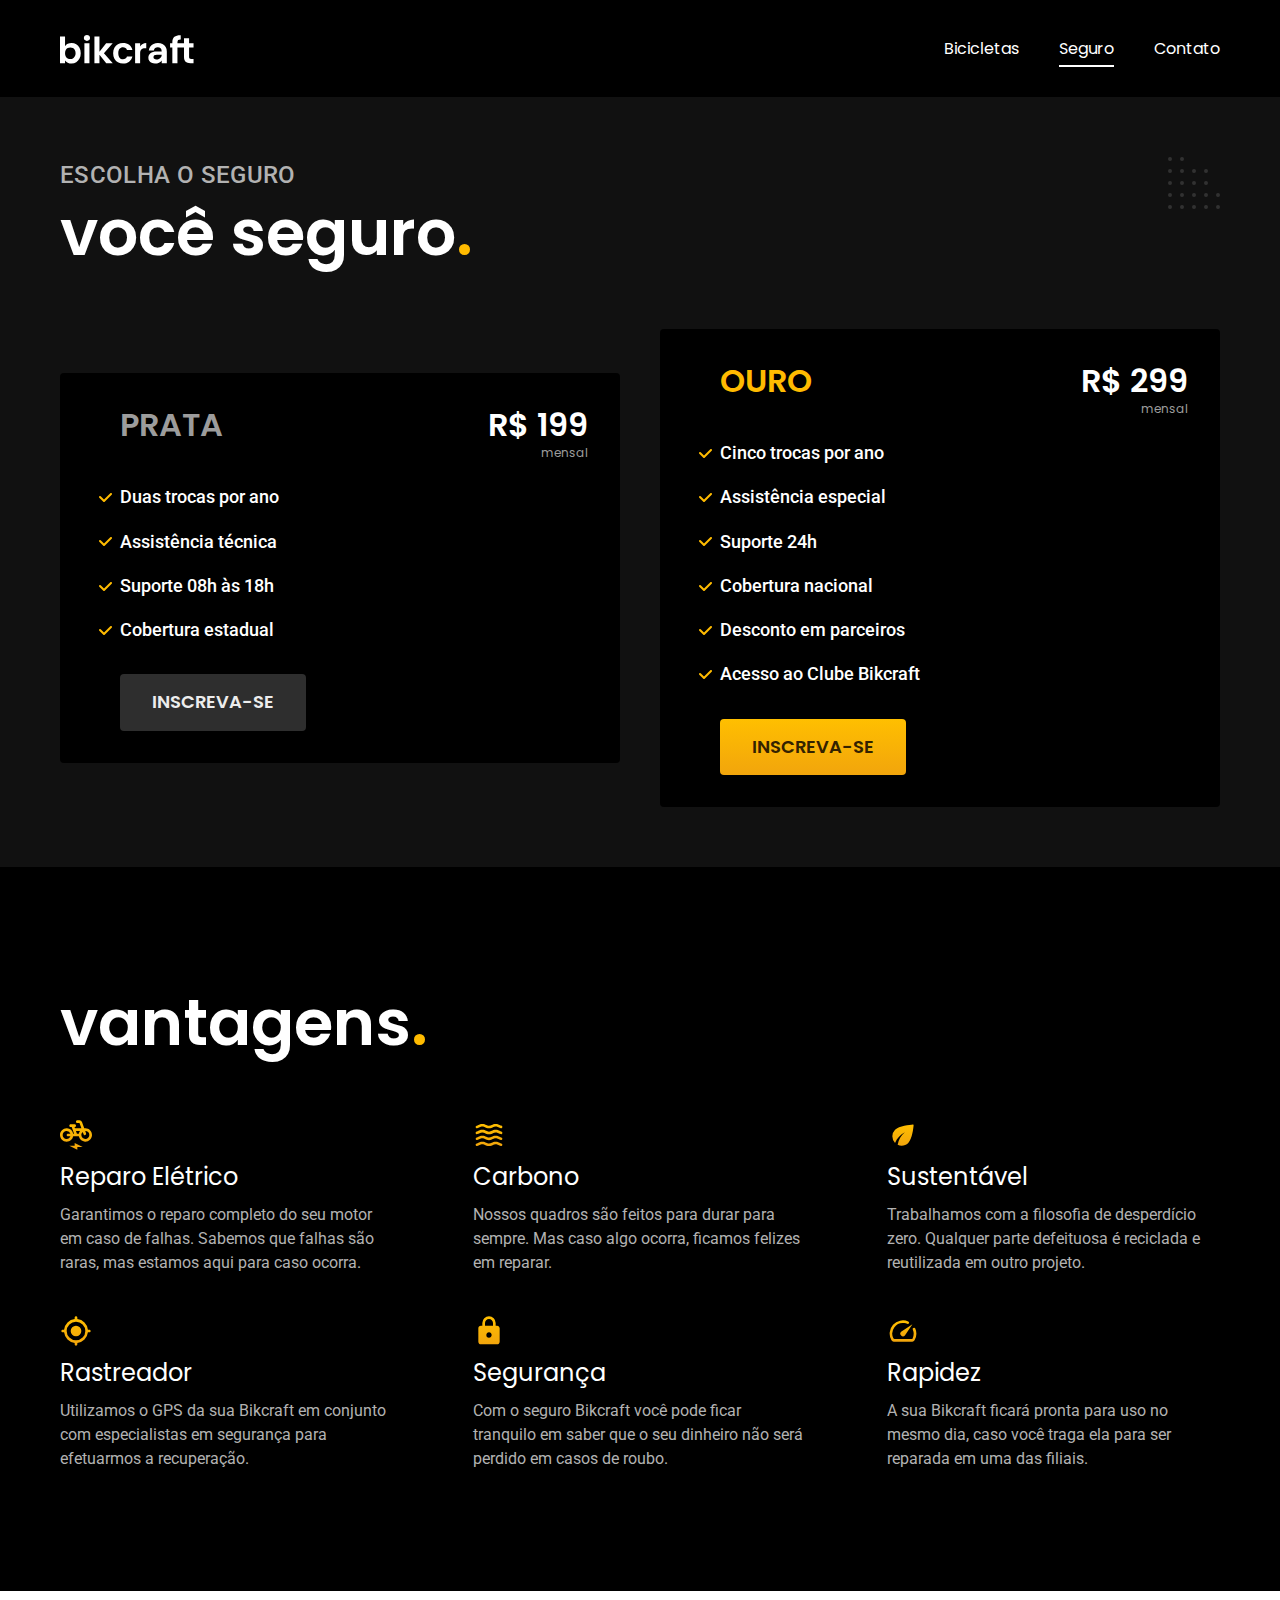
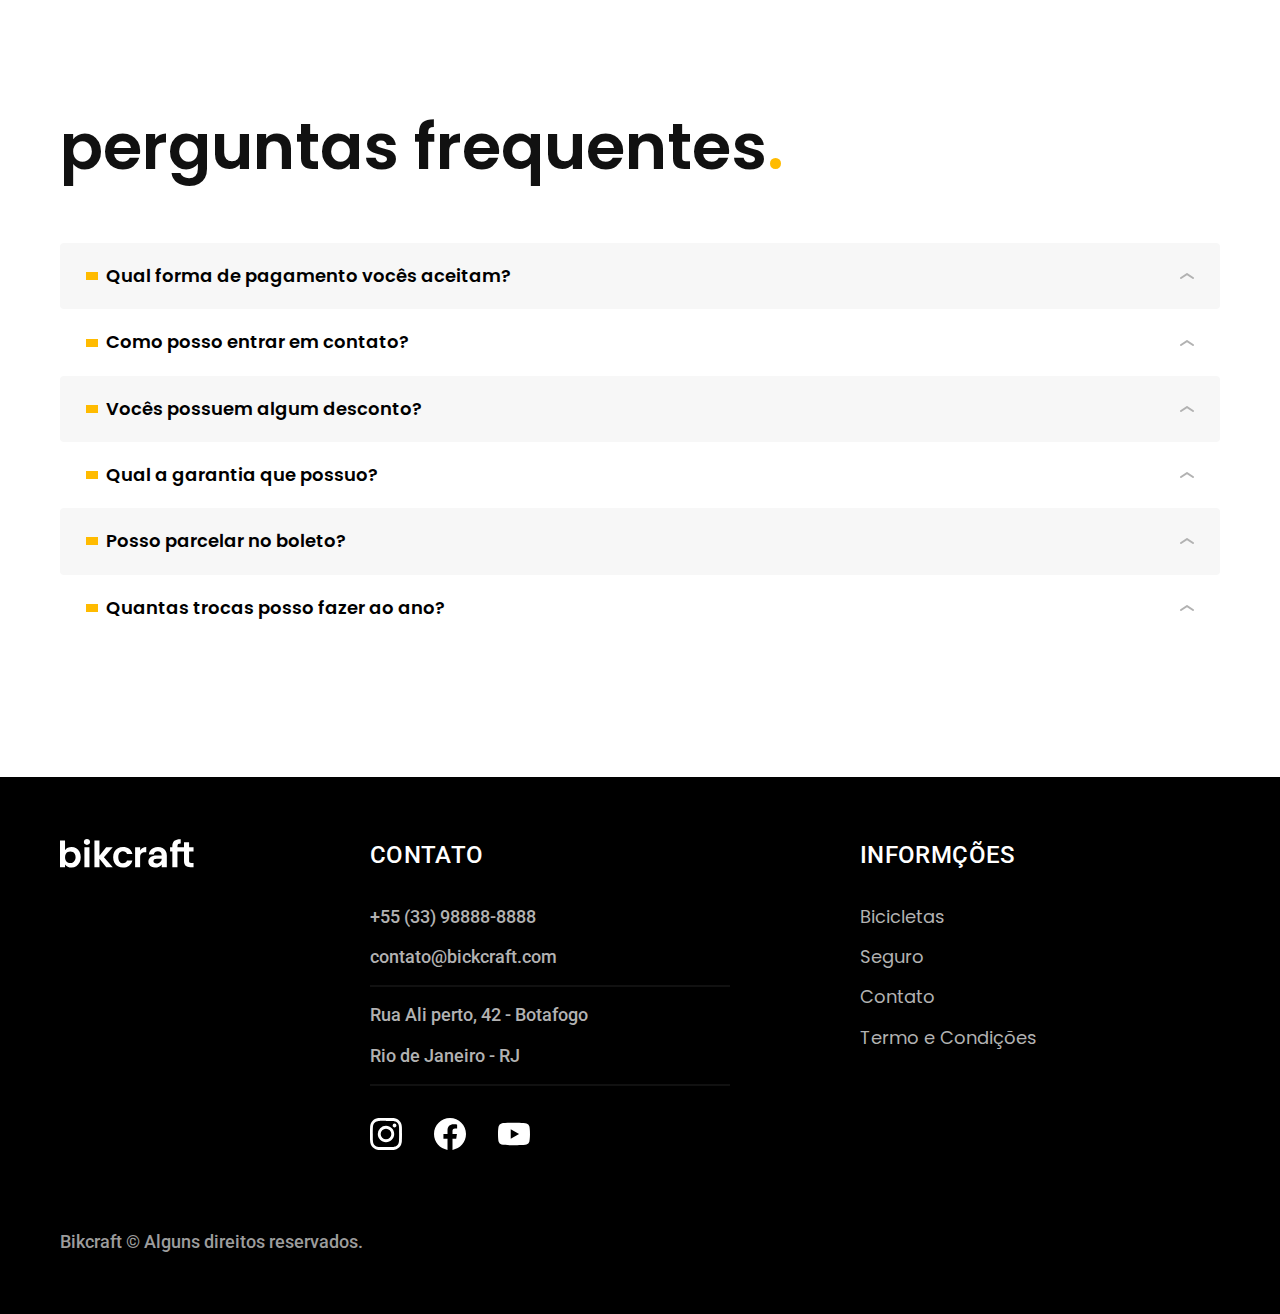
<file: seguros.html>
<!DOCTYPE html>
<html lang="pt-br">

<head>
  <meta charset="UTF-8">
  <meta name="viewport" content="width=device-width, initial-scale=1.0">
  <title>Seguros | Bickraft</title>
  <meta name="description" content="Seguros Bickraft.">
  <link rel="icon" href="./favicon.svg" type="image/svg+xml">
  <link rel="preload" href="./css/style.min.css" as="style">
  <link rel="stylesheet" href="./css/style.min.css">
  <link rel="preconnect" href="https://fonts.googleapis.com">
  <link rel="preconnect" href="https://fonts.gstatic.com" crossorigin>
  <link href="https://fonts.googleapis.com/css2?family=Merriweather:ital,wght@1,900&family=Poppins:wght@400;600&family=Roboto:wght@400;500&display=swap" rel="stylesheet">
  <script>
    document.documentElement.classList.add('js');
  </script>
</head>

<body id="seguros">
  <header>
    <div class="header-item container">
      <a href="./"><img src="./img/bikcraft.svg" width="136" height="32" alt="Logo"></a>
      <nav aria-label="primaria">
        <ul class="menu font-1 cor-0">
          <li><a href="./bicicletas.html">Bicicletas</a></li>
          <li><a href="./seguros.html">Seguro</a></li>
          <li><a href="./contato.html">Contato</a></li>
        </ul>
      </nav>
    </div>
  </header>

  <main class="seguros-bg">
    <div class="titulo-bg">
      <div class="titulo container">
        <p class="font-2-l-b cor-5">Escolha o seguro</p>
        <h1 class="font-1-xxl cor-0">você seguro<span class="cor-p1">.</span></h1>
      </div>
    </div>
    <div class="seguros container">
      <div class="seguros-item fadeInLeft" data-anime="200">
        <h3 class="font-1-xl cor-6">PRATA</h3>
        <span class="font-1-xl cor-0">R$ 199<span class="font-1-xs cor-6">mensal</span></span>
        <ul class="font-2-m cor-0">
          <li>Duas trocas por ano</li>
          <li>Assistência técnica</li>
          <li>Suporte 08h às 18h</li>
          <li>Cobertura estadual</li>
        </ul>
        <a href="./orcamento.html?tipo=seguro&produto=prata" class="btn secundario">Inscreva-se</a>
      </div>
      <div class="seguros-item fadeInRight" data-anime="400">
        <h3 class="font-1-xl cor-p1">OURO</h3>
        <span class="font-1-xl cor-0">R$ 299<span class="font-1-xs cor-6">mensal</span></span>
        <ul class="font-2-m cor-0">
          <li>Cinco trocas por ano</li>
          <li>Assistência especial</li>
          <li>Suporte 24h</li>
          <li>Cobertura nacional</li>
          <li>Desconto em parceiros</li>
          <li>Acesso ao Clube Bikcraft</li>
        </ul>
        <a href="./orcamento.html?tipo=seguro&produto=ouro" class="btn">Inscreva-se</a>
      </div>
    </div>

  </main>

  <article class="vantagens-bg">
    <div class="vantagens container">
      <h2 class="font-1-xxl cor-0">vantagens<span class="cor-p1">.</span></h2>
      <ul>
        <li>
          <img src="./img/icones/eletrica.svg" width="32" height="32" alt="">
          <h3 class="font-1-l cor-0">Reparo Elétrico</h3>
          <p class="font-2-s cor-5">Garantimos o reparo completo do seu motor em caso de falhas. Sabemos que falhas são raras, mas estamos aqui para caso ocorra.</p>
        </li>
        <li>
          <img src="./img/icones/carbono.svg" width="32" height="32" alt="">
          <h3 class="font-1-l cor-0">Carbono</h3>
          <p class="font-2-s cor-5">Nossos quadros são feitos para durar para sempre. Mas caso algo ocorra, ficamos felizes em reparar.</p>
        </li>
        <li>
          <img src="./img/icones/sustentavel.svg" width="32" height="32" alt="" alt="">
          <h3 class="font-1-l cor-0">Sustentável</h3>
          <p class="font-2-s cor-5">Trabalhamos com a filosofia de desperdício zero. Qualquer parte defeituosa é reciclada e reutilizada em outro projeto.</p>
        </li>
        <li>
          <img src="./img/icones/rastreador.svg" width="32" height="32" alt="">
          <h3 class="font-1-l cor-0">Rastreador</h3>
          <p class="font-2-s cor-5">Utilizamos o GPS da sua Bikcraft em conjunto com especialistas em segurança para efetuarmos a recuperação.</p>
        </li>
        <li>
          <img src="./img/icones/seguro.svg" width="32" height="32" alt="">
          <h3 class="font-1-l cor-0">Segurança</h3>
          <p class="font-2-s cor-5">Com o seguro Bikcraft você pode ficar tranquilo em saber que o seu dinheiro não será perdido em casos de roubo.</p>
        </li>
        <li>
          <img src="./img/icones/velocidade.svg" width="32" height="32" alt="">
          <h3 class="font-1-l cor-0">Rapidez</h3>
          <p class="font-2-s cor-5">A sua Bikcraft ficará pronta para uso no mesmo dia, caso você traga ela para ser reparada em uma das filiais.</p>
        </li>
      </ul>
    </div>
  </article>

  <article class="perguntas container">
    <h2 class="font-1-xxl">perguntas frequentes<span class="cor-p1">.</span></h2>
    <dl>
      <div>
        <dt><button class="font-1-m-b" aria-controls="pergunta1" aria-expanded="false">Qual forma de pagamento vocês aceitam?</button></dt>
        <dd id="pergunta1" class="font-2-s cor-9">Aceitamos pagamentos parcelados em todos os cartões de crédito. Para pagamentos à vista também aceitarmos PIX e Boleto através do PagSeguro.</dd>
      </div>
      <div>
        <dt><button class="font-1-m-b" aria-controls="pergunta2" aria-expanded="false">Como posso entrar em contato?</button></dt>
        <dd id="pergunta2" class="font-2-s cor-9">Aceitamos pagamentos parcelados em todos os cartões de crédito. Para pagamentos à vista também aceitarmos PIX e Boleto através do PagSeguro.</dd>
      </div>
      <div>
        <dt><button class="font-1-m-b" aria-controls="pergunta3" aria-expanded="false">Vocês possuem algum desconto?</button></dt>
        <dd id="pergunta3" class="font-2-s cor-9">Aceitamos pagamentos parcelados em todos os cartões de crédito. Para pagamentos à vista também aceitarmos PIX e Boleto através do PagSeguro.</dd>
      </div>
      <div>
        <dt><button class="font-1-m-b" aria-controls="pergunta4" aria-expanded="false">Qual a garantia que possuo?</button></dt>
        <dd id="pergunta4" class="font-2-s cor-9">Aceitamos pagamentos parcelados em todos os cartões de crédito. Para pagamentos à vista também aceitarmos PIX e Boleto através do PagSeguro.</dd>
      </div>
      <div>
        <dt><button class="font-1-m-b" aria-controls="pergunta5" aria-expanded="false">Posso parcelar no boleto?</button></dt>
        <dd id="pergunta5" class="font-2-s cor-9">Aceitamos pagamentos parcelados em todos os cartões de crédito. Para pagamentos à vista também aceitarmos PIX e Boleto através do PagSeguro.</dd>
      </div>
      <div>
        <dt><button class="font-1-m-b" aria-controls="pergunta6" aria-expanded="false">Quantas trocas posso fazer ao ano?</button></dt>
        <dd id="pergunta6" class="font-2-s cor-9">Aceitamos pagamentos parcelados em todos os cartões de crédito. Para pagamentos à vista também aceitarmos PIX e Boleto através do PagSeguro.</dd>
      </div>
    </dl>
  </article>

  <footer class="footer-bg">
    <div class="footer container">
      <img src="./img/bikcraft.svg" width="136" height="32" alt="Bickraft">
      <div class="footer-contato">
        <h3 class="font-2-l-b cor-0">Contato</h3>
        <ul class="font-2-m cor-5">
          <li><a href="tel:+5533988888888">+55 (33) 98888-8888</a></li>
          <li><a href="mailto:contato@bickcraft.com">contato@bickcraft.com</a></li>
          <li>Rua Ali perto, 42 - Botafogo</li>
          <li>Rio de Janeiro - RJ</li>
        </ul>
        <div class="footer-redes">
          <a href=""><img src="./img/redes/instagram.svg" width="32" height="32" alt="instagram"></a>
          <a href=""><img src="./img/redes/facebook.svg" width="32" height="32" alt="facebook"></a>
          <a href=""><img src="./img/redes/youtube.svg" width="32" height="32" alt="youtube"></a>
        </div>
      </div>
      <div class="footer-info">
        <h3 class="font-2-l-b cor-0">Informções</h3>
        <nav>
          <ul class="font-1-m cor-5">
            <li><a href="./bicicletas.html">Bicicletas</a></li>
            <li><a href="./seguros.html">Seguro</a></li>
            <li><a href="./contato.html">Contato</a></li>
            <li><a href="./termos.html">Termo e Condições</a></li>
          </ul>
        </nav>
      </div>
      <p class="footer-copy font-2-m cor-6">Bikcraft © Alguns direitos reservados.</p>
    </div>
  </footer>

  <script src="./js/plugins/simple-anime.js"></script>
  <script src="./js/script.js"></script>
</body>

</html>
</file>
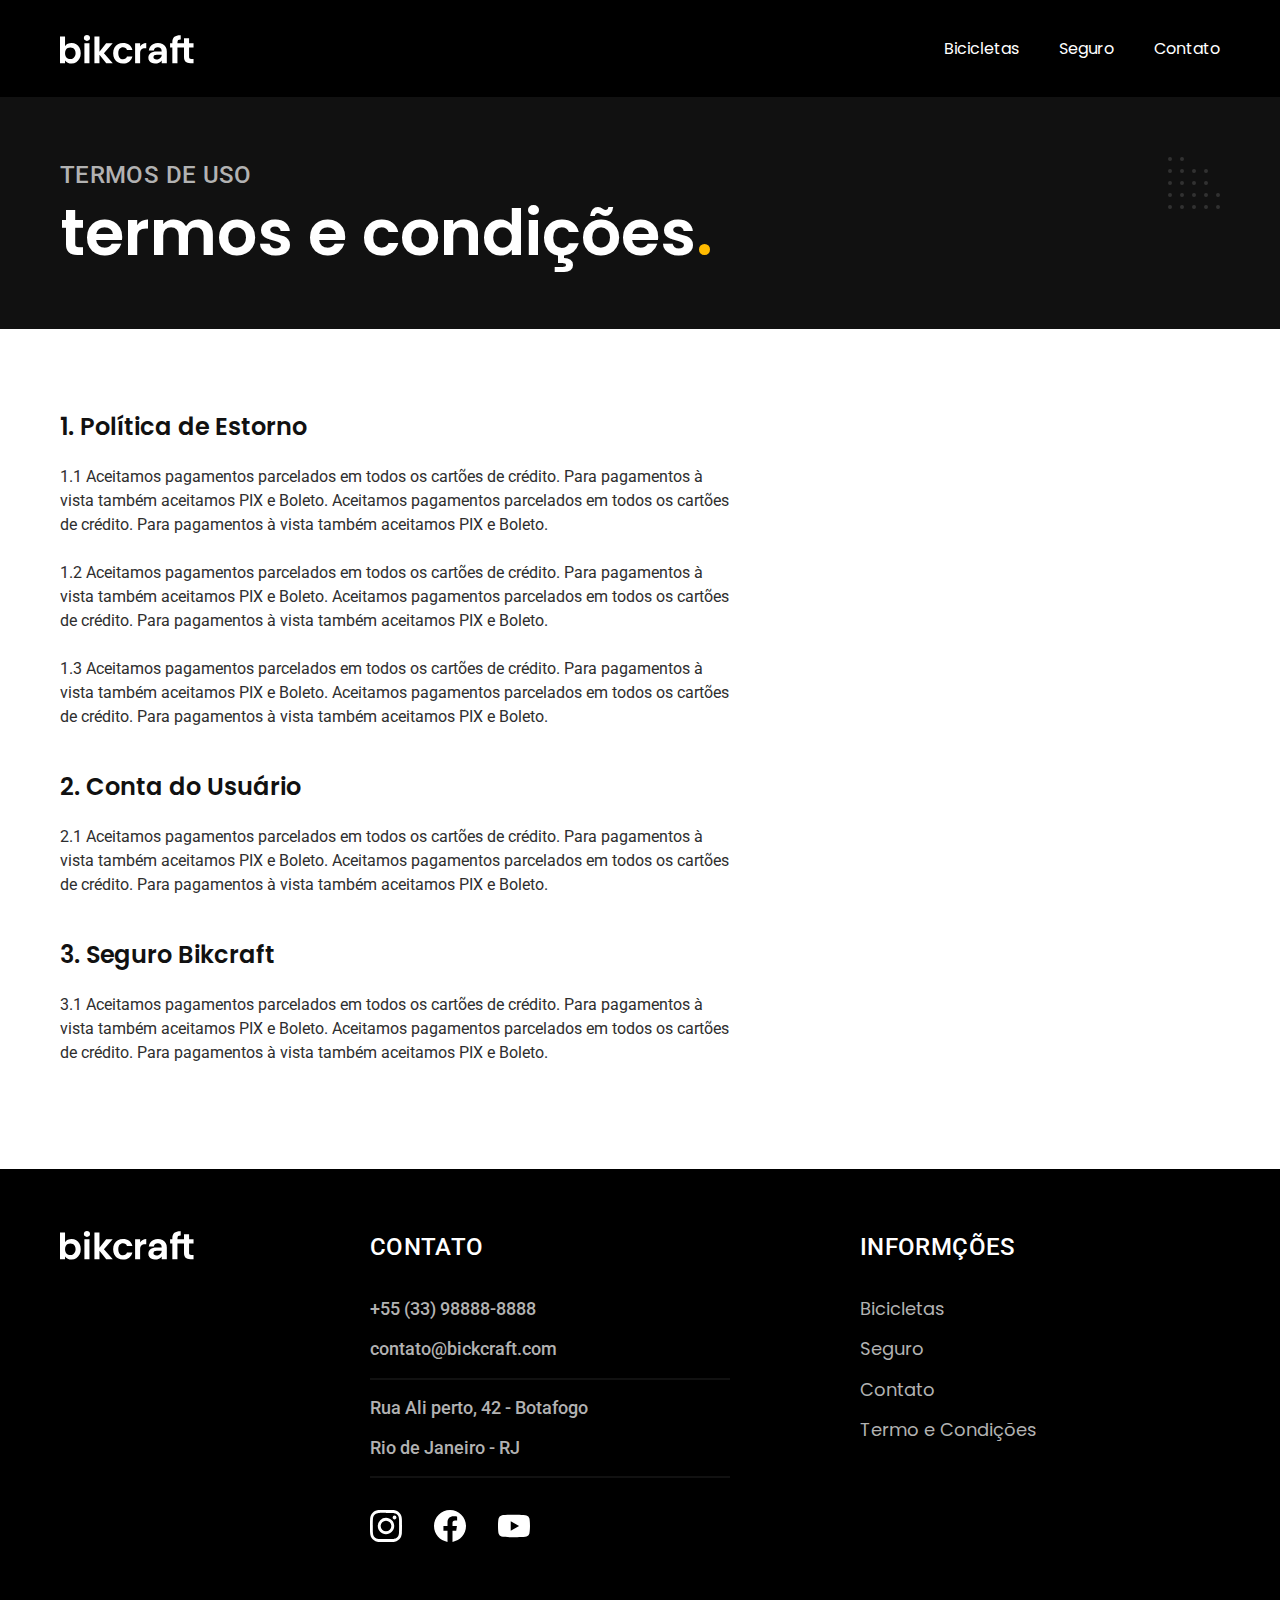
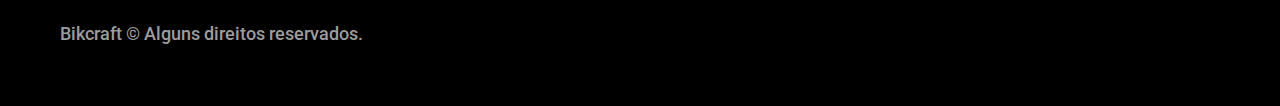
<file: termos.html>
<!DOCTYPE html>
<html lang="pt-br">

<head>
  <meta charset="UTF-8">
  <meta name="viewport" content="width=device-width, initial-scale=1.0">
  <title>Termos e Condições | Bickraft</title>
  <meta name="description" content="Termos e Condições.">
  <link rel="icon" href="./favicon.svg" type="image/svg+xml">
  <link rel="preload" href="./css/style.min.css" as="style">
  <link rel="stylesheet" href="./css/style.min.css">
  <link rel="preconnect" href="https://fonts.googleapis.com">
  <link rel="preconnect" href="https://fonts.gstatic.com" crossorigin>
  <link href="https://fonts.googleapis.com/css2?family=Merriweather:ital,wght@1,900&family=Poppins:wght@400;600&family=Roboto:wght@400;500&display=swap" rel="stylesheet">
  <script>
    document.documentElement.classList.add('js');
  </script>
</head>

<body id="termos">
  <header>
    <div class="header-item container">
      <a href="./"><img src="./img/bikcraft.svg" width="136" height="32" alt="Logo"></a>
      <nav aria-label="primaria">
        <ul class="menu font-1 cor-0">
          <li><a href="./bicicletas.html">Bicicletas</a></li>
          <li><a href="./seguros.html">Seguro</a></li>
          <li><a href="./contato.html">Contato</a></li>
        </ul>
      </nav>
    </div>
  </header>

  <main>
    <div class="titulo-bg">
      <div class="titulo container">
        <p class="font-2-l-b cor-5">Termos de uso</p>
        <h1 class="font-1-xxl cor-0">termos e condições<span class="cor-p1">.</span></h1>
      </div>
    </div>
    <div class="termos font-2-s cor-10 container">
      <h2 class="font-1-l cor-11">1. Política de Estorno</h2>
      <p>1.1 Aceitamos pagamentos parcelados em todos os cartões de crédito. Para pagamentos à vista também aceitamos PIX e Boleto. Aceitamos pagamentos parcelados em todos os cartões de crédito. Para pagamentos à vista também aceitamos PIX e Boleto.</p>
      <p>1.2 Aceitamos pagamentos parcelados em todos os cartões de crédito. Para pagamentos à vista também aceitamos PIX e Boleto. Aceitamos pagamentos parcelados em todos os cartões de crédito. Para pagamentos à vista também aceitamos PIX e Boleto.</p>
      <p>1.3 Aceitamos pagamentos parcelados em todos os cartões de crédito. Para pagamentos à vista também aceitamos PIX e Boleto. Aceitamos pagamentos parcelados em todos os cartões de crédito. Para pagamentos à vista também aceitamos PIX e Boleto.</p>
      <h2 class="font-1-l cor-11">2. Conta do Usuário</h2>
      <p>2.1 Aceitamos pagamentos parcelados em todos os cartões de crédito. Para pagamentos à vista também aceitamos PIX e Boleto. Aceitamos pagamentos parcelados em todos os cartões de crédito. Para pagamentos à vista também aceitamos PIX e Boleto.</p>
      <h2 class="font-1-l cor-11">3. Seguro Bikcraft</h2>
      <p>3.1 Aceitamos pagamentos parcelados em todos os cartões de crédito. Para pagamentos à vista também aceitamos PIX e Boleto. Aceitamos pagamentos parcelados em todos os cartões de crédito. Para pagamentos à vista também aceitamos PIX e Boleto.</p>

    </div>
  </main>

  <footer class="footer-bg">
    <div class="footer container">
      <img src="./img/bikcraft.svg" width="136" height="32" alt="Bickraft">
      <div class="footer-contato">
        <h3 class="font-2-l-b cor-0">Contato</h3>
        <ul class="font-2-m cor-5">
          <li><a href="tel:+5533988888888">+55 (33) 98888-8888</a></li>
          <li><a href="mailto:contato@bickcraft.com">contato@bickcraft.com</a></li>
          <li>Rua Ali perto, 42 - Botafogo</li>
          <li>Rio de Janeiro - RJ</li>
        </ul>
        <div class="footer-redes">
          <a href=""><img src="./img/redes/instagram.svg" width="32" height="32" alt="instagram"></a>
          <a href=""><img src="./img/redes/facebook.svg" width="32" height="32" alt="facebook"></a>
          <a href=""><img src="./img/redes/youtube.svg" width="32" height="32" alt="youtube"></a>
        </div>
      </div>
      <div class="footer-info">
        <h3 class="font-2-l-b cor-0">Informções</h3>
        <nav>
          <ul class="font-1-m cor-5">
            <li><a href="./bicicletas.html">Bicicletas</a></li>
            <li><a href="./seguros.html">Seguro</a></li>
            <li><a href="./contato.html">Contato</a></li>
            <li><a href="./termos.html">Termo e Condições</a></li>
          </ul>
        </nav>
      </div>
      <p class="footer-copy font-2-m cor-6">Bikcraft © Alguns direitos reservados.</p>
    </div>
  </footer>
  <script src="./js/script.js"></script>
</body>

</html>
</file>
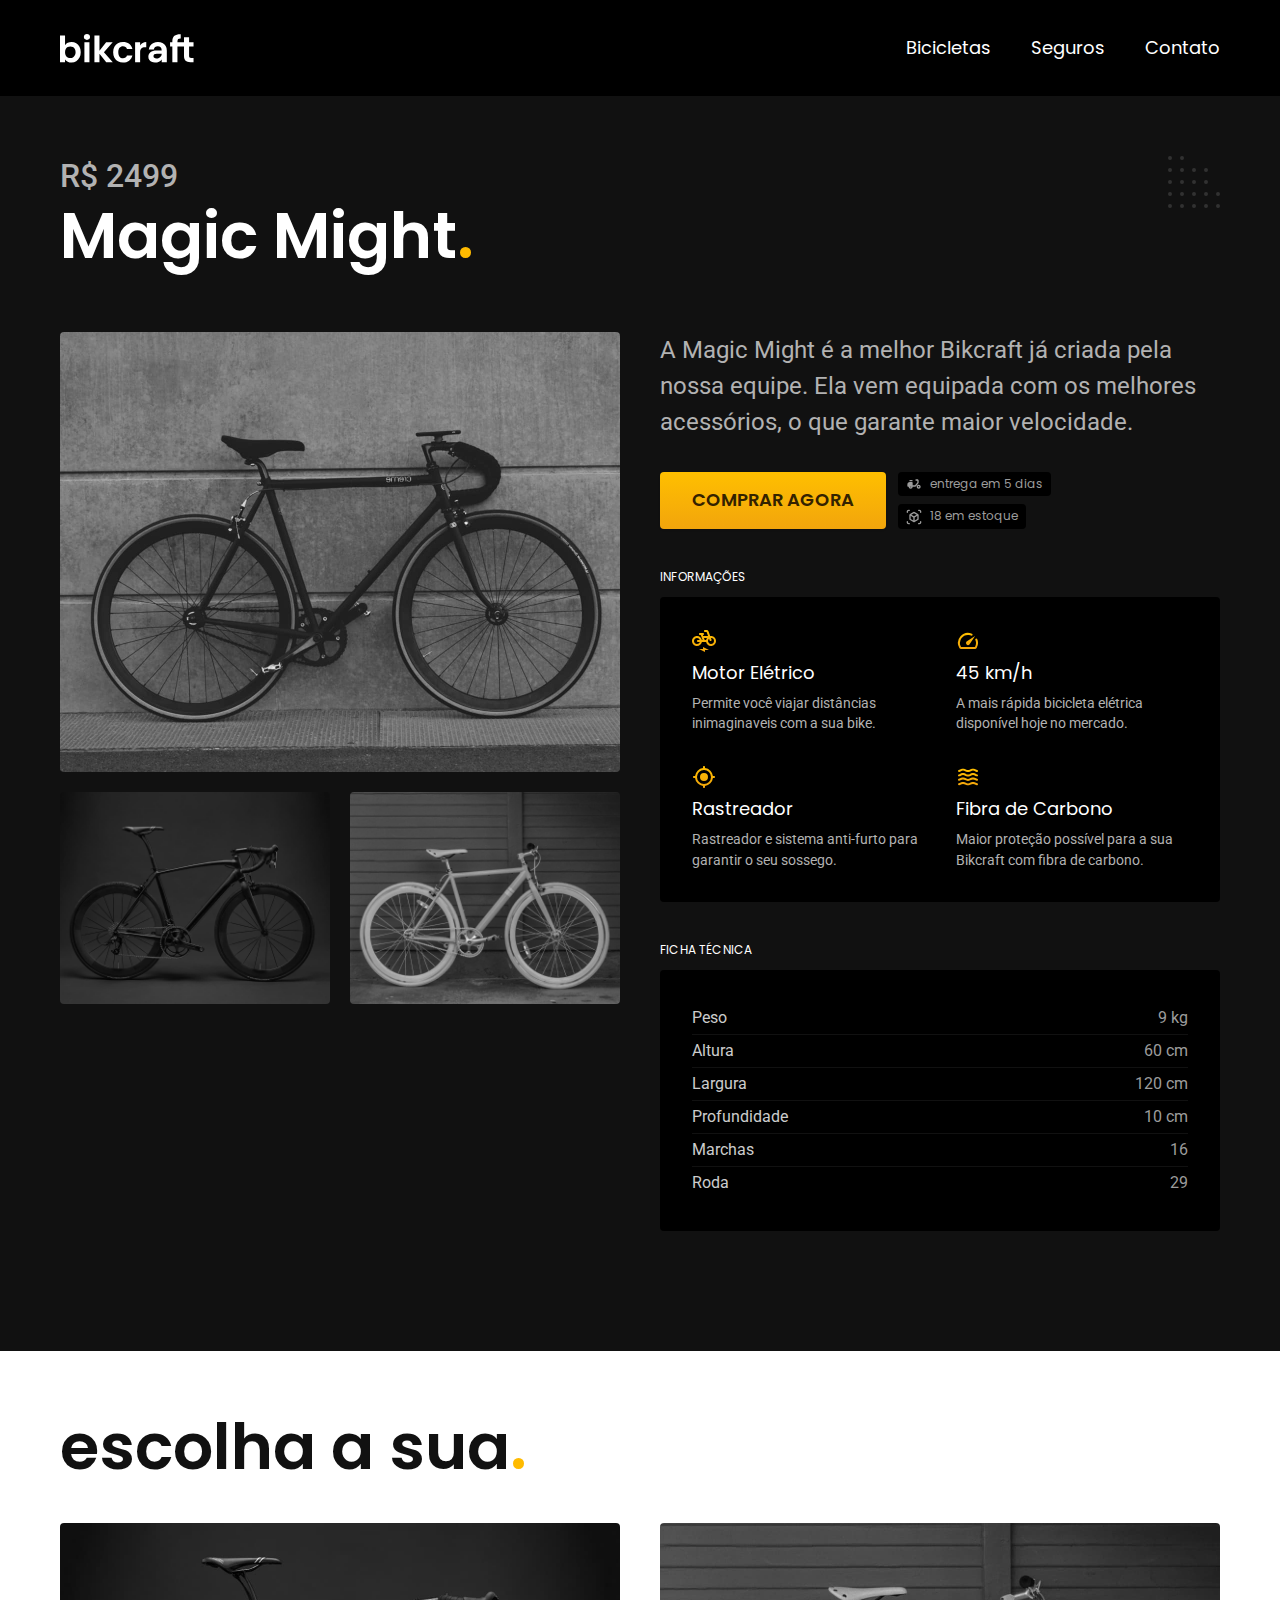
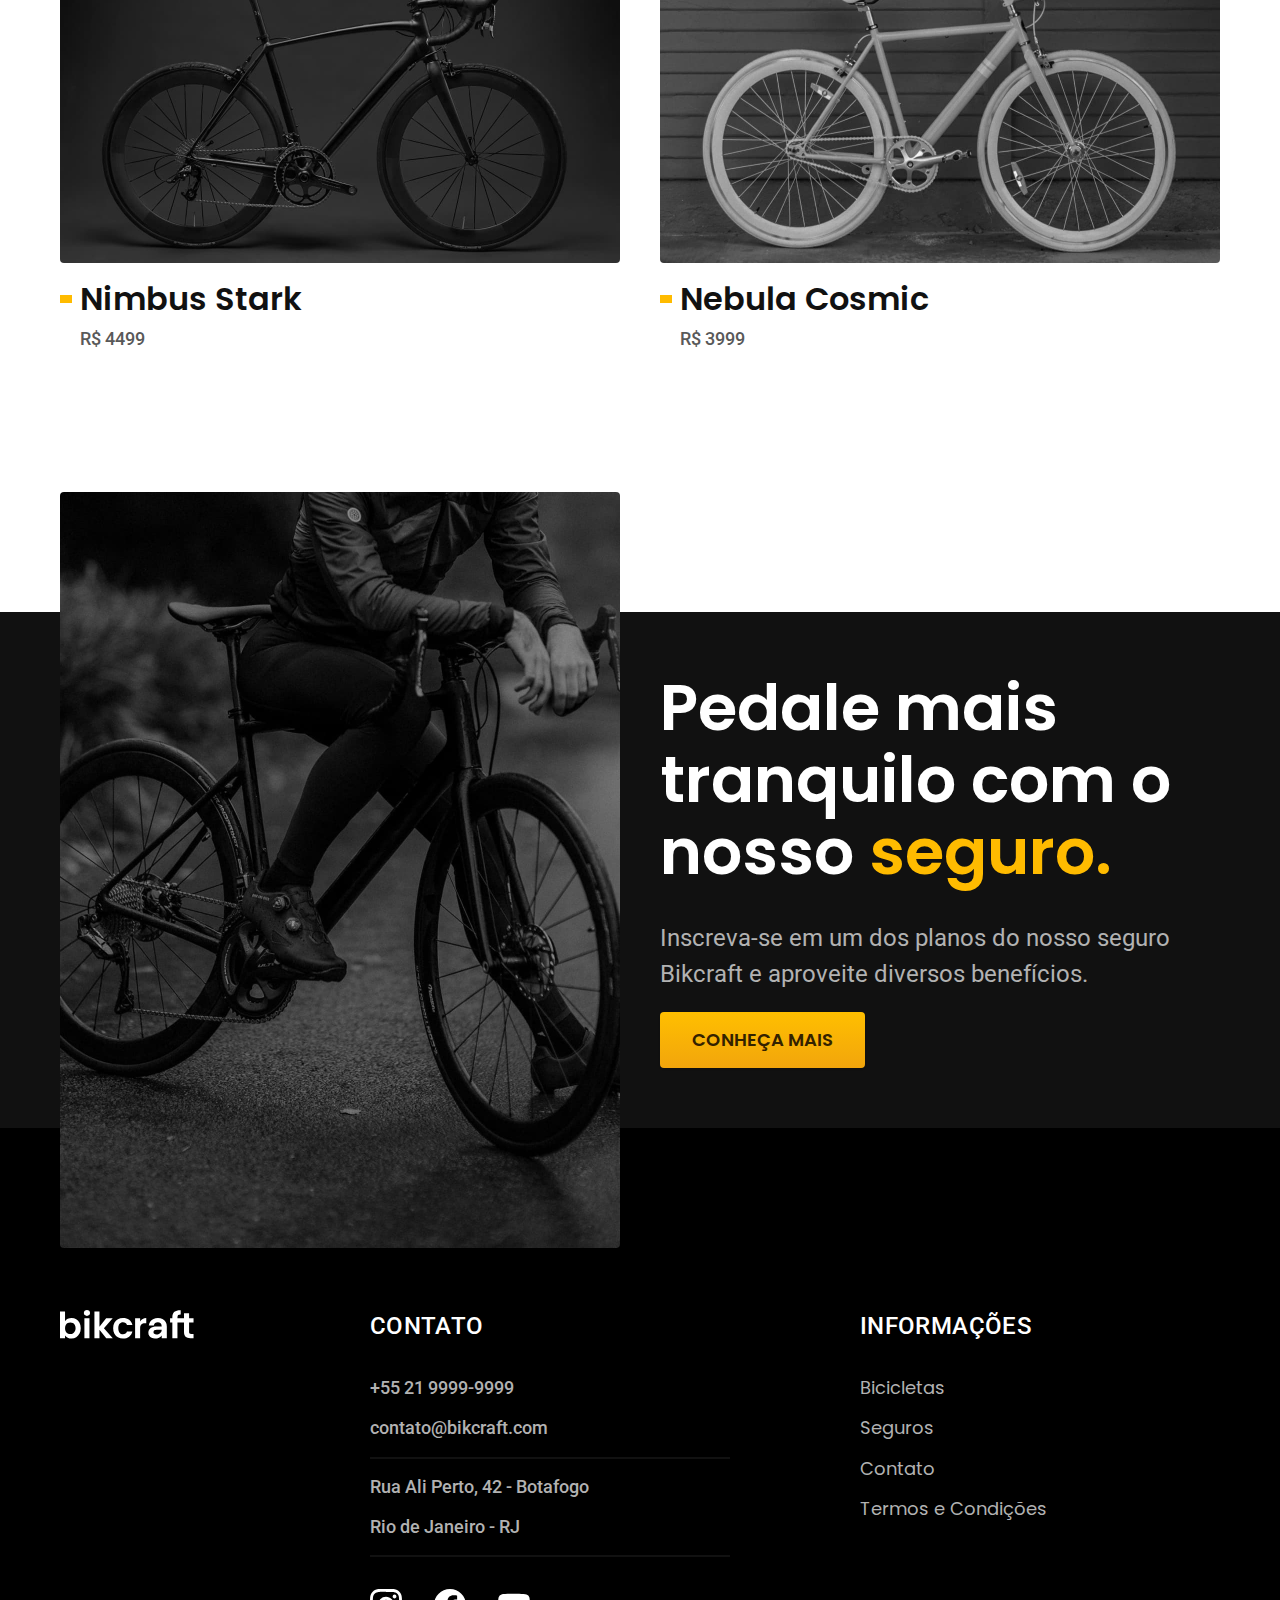
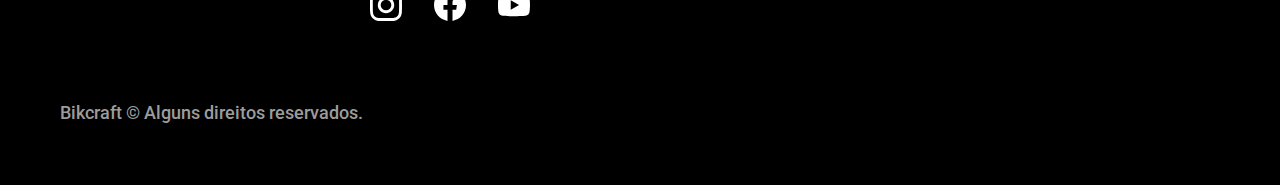
<file: bicicletas/magic.html>
<!DOCTYPE html>
<html lang="pt-br">

<head>
  <meta charset="UTF-8">
  <meta name="viewport" content="width=device-width, initial-scale=1.0">

  <title>Magic | Bikcraft</title>
  <meta name="description" content="Magic.">
  <link rel="icon" href="../favicon.svg" type="image/svg+xml">
  <link rel="preload" href="../css/style.min.css" as="style">
  <link rel="stylesheet" href="../css/style.min.css">
  <link rel="preconnect" href="https://fonts.googleapis.com">
  <link rel="preconnect" href="https://fonts.gstatic.com" crossorigin>
  <link href="https://fonts.googleapis.com/css2?family=Merriweather:ital,wght@1,900&family=Poppins:wght@400;600&family=Roboto:wght@400;500&display=swap" rel="stylesheet">
  <script>
    document.documentElement.classList.add('js');
  </script>
</head>

<body id="bicicleta">
  <header class="header-bg">
    <div class="header-item container">
      <a href="../">
        <img src="../img/bikcraft.svg" width="136" height="32" alt="Bikcraft">
      </a>

      <nav aria-label="primaria">
        <ul class="menu font-1-m cor-0">
          <li><a href="../bicicletas.html">Bicicletas</a></li>
          <li><a href="../seguros.html">Seguros</a></li>
          <li><a href="../contato.html">Contato</a></li>
        </ul>
      </nav>
    </div>
  </header>

  <main class="titulo-bg">
    <div>
      <div class="titulo container">
        <p class="font-2-xl cor-5">R$ 2499</p>
        <h1 class="font-1-xxl cor-0">Magic Might<span class="cor-p1">.</span></h1>
      </div>
    </div>
    <div class="bicicleta container">
      <div class="bicicleta-imagens">
        <img src="../img/bicicleta/nimbus2.jpg" width="1120" height="880" alt="Bicicleta 1">
        <img src="../img/bicicleta/nimbus1.jpg" width="1120" height="880" alt="Bicicleta 2">
        <img src="../img/bicicleta/nimbus3.jpg" width="1120" height="880" alt="Bicicleta 3">
      </div>
      <div class="bicicleta-conteudo">
        <p class="font-2-l cor-5">A Magic Might é a melhor Bikcraft já criada pela nossa equipe. Ela vem equipada com os melhores acessórios, o que garante maior velocidade.</p>
        <div class="bicicleta-comprar">
          <a class="btn" href="../orcamento.html?tipo=bikcraft&produto=magic">Comprar Agora</a>
          <span class="font-1-xs cor-6"><img src="../img/icones/entrega.svg" width="16" height="16" alt=""> entrega em 5 dias</span>
          <span class="font-1-xs cor-6"><img src="../img/icones/estoque.svg" width="16" height="16" alt=""> 18 em estoque</span>
        </div>

        <h2 class="font-1-xs cor-0">Informações</h2>
        <ul class="bicicleta-informacoes">
          <li>
            <img src="../img/icones/eletrica.svg" width="32" height="32" alt="">
            <h3 class="font-1-m cor-0">Motor Elétrico</h3>
            <p class="font-2-xs cor-5">Permite você viajar distâncias inimaginaveis com a sua bike.</p>
          </li>
          <li>
            <img src="../img/icones/velocidade.svg" width="32" height="32" alt="">
            <h3 class="font-1-m cor-0">45 km/h</h3>
            <p class="font-2-xs cor-5">A mais rápida bicicleta elétrica disponível hoje no mercado.</p>
          </li>
          <li>
            <img src="../img/icones/rastreador.svg" width="32" height="32" alt="">
            <h3 class="font-1-m cor-0">Rastreador</h3>
            <p class="font-2-xs cor-5">Rastreador e sistema anti-furto para garantir o seu sossego.</p>
          </li>
          <li>
            <img src="../img/icones/carbono.svg" width="32" height="32" alt="">
            <h3 class="font-1-m cor-0">Fibra de Carbono</h3>
            <p class="font-2-xs cor-5">Maior proteção possível para a sua Bikcraft com fibra de carbono.</p>
          </li>
        </ul>
        <h2 class="font-1-xs cor-0">Ficha Técnica</h2>
        <ul class="bicicleta-ficha font-2-s cor-4">
          <li>Peso <span>9 kg</span></li>
          <li>Altura <span>60 cm</span></li>
          <li>Largura <span>120 cm</span></li>
          <li>Profundidade <span>10 cm</span></li>
          <li>Marchas <span>16</span></li>
          <li>Roda <span>29</span></li>
        </ul>
      </div>
    </div>
  </main>

  <article class="bick-list container">
    <h2 class="font-1-xxl cor-11">escolha a sua<span class="cor-p1">.</span></h2>
    <ul class="bick-list-itens">
      <li>
        <a href="../bicicletas/nimbus.html">
          <img src="../img/bicicletas/nimbus.jpg" width="1120" height="680" alt="Bicicleta Nimbus">
          <h3 class="font-1-xl">Nimbus Stark</h3>
          <span class="cor-8 font-2-m">R$ 4499</span>
        </a>
      </li>
      <li>
        <a href="../bicicletas/nebula.html">
          <img src="../img/bicicletas/nebula.jpg" width="1120" height="680" alt="Bicicleta Nebula">
          <h3 class="font-1-xl">Nebula Cosmic</h3>
          <span class="cor-8 font-2-m">R$ 3999</span>
        </a>
      </li>
    </ul>
  </article>

  <article class="seguro-bg">
    <div class="seguro container">
      <div class="seguro-imagem">
        <img src="../img/fotos/seguros.jpg" width="1360" height="1512" alt="Pessoa parada em cima de uma bicicleta.">
      </div>
      <div class="seguro-conteudo">
        <h2 class="font-1-xxl cor-0">Pedale mais tranquilo com o nosso <span class="cor-p1">seguro.</span></h2>
        <p class="font-2-l cor-5">Inscreva-se em um dos planos do nosso seguro Bikcraft e aproveite diversos benefícios.</p>
        <a class="btn" href="../seguros.html">Conheça Mais</a>
      </div>
    </div>
  </article>

  <footer class="footer-bg">
    <div class="footer container">
      <img src="../img/bikcraft.svg" width="136" height="32" alt="Bikcraft">
      <div class="footer-contato">
        <h3 class="font-2-l-b cor-0">Contato</h3>
        <ul class="font-2-m cor-5">
          <li><a href="tel:+552199999999">+55 21 9999-9999</a></li>
          <li><a href="mailto:contato@bikcraft.com">contato@bikcraft.com</a></li>
          <li>Rua Ali Perto, 42 - Botafogo</li>
          <li>Rio de Janeiro - RJ</li>
        </ul>
        <div class="footer-redes">
          <a href="../">
            <img src="../img/redes/instagram.svg" width="32" height="32" alt="Instagram">
          </a>
          <a href="../">
            <img src="../img/redes/facebook.svg" width="32" height="32" alt="Facebook">
          </a>
          <a href="../">
            <img src="../img/redes/youtube.svg" width="32" height="32" alt="Youtube">
          </a>
        </div>
      </div>
      <div class="footer-info">
        <h3 class="font-2-l-b cor-0">Informações</h3>
        <nav>
          <ul class="font-1-m cor-5">
            <li><a href="../bicicletas.html">Bicicletas</a></li>
            <li><a href="../seguros.html">Seguros</a></li>
            <li><a href="../contato.html">Contato</a></li>
            <li><a href="../termos.html">Termos e Condições</a></li>
          </ul>
        </nav>
      </div>
      <p class="footer-copy font-2-m cor-6">Bikcraft © Alguns direitos reservados.</p>
    </div>
  </footer>
  <script src="../js/script.js"></script>
</body>

</html>
</file>
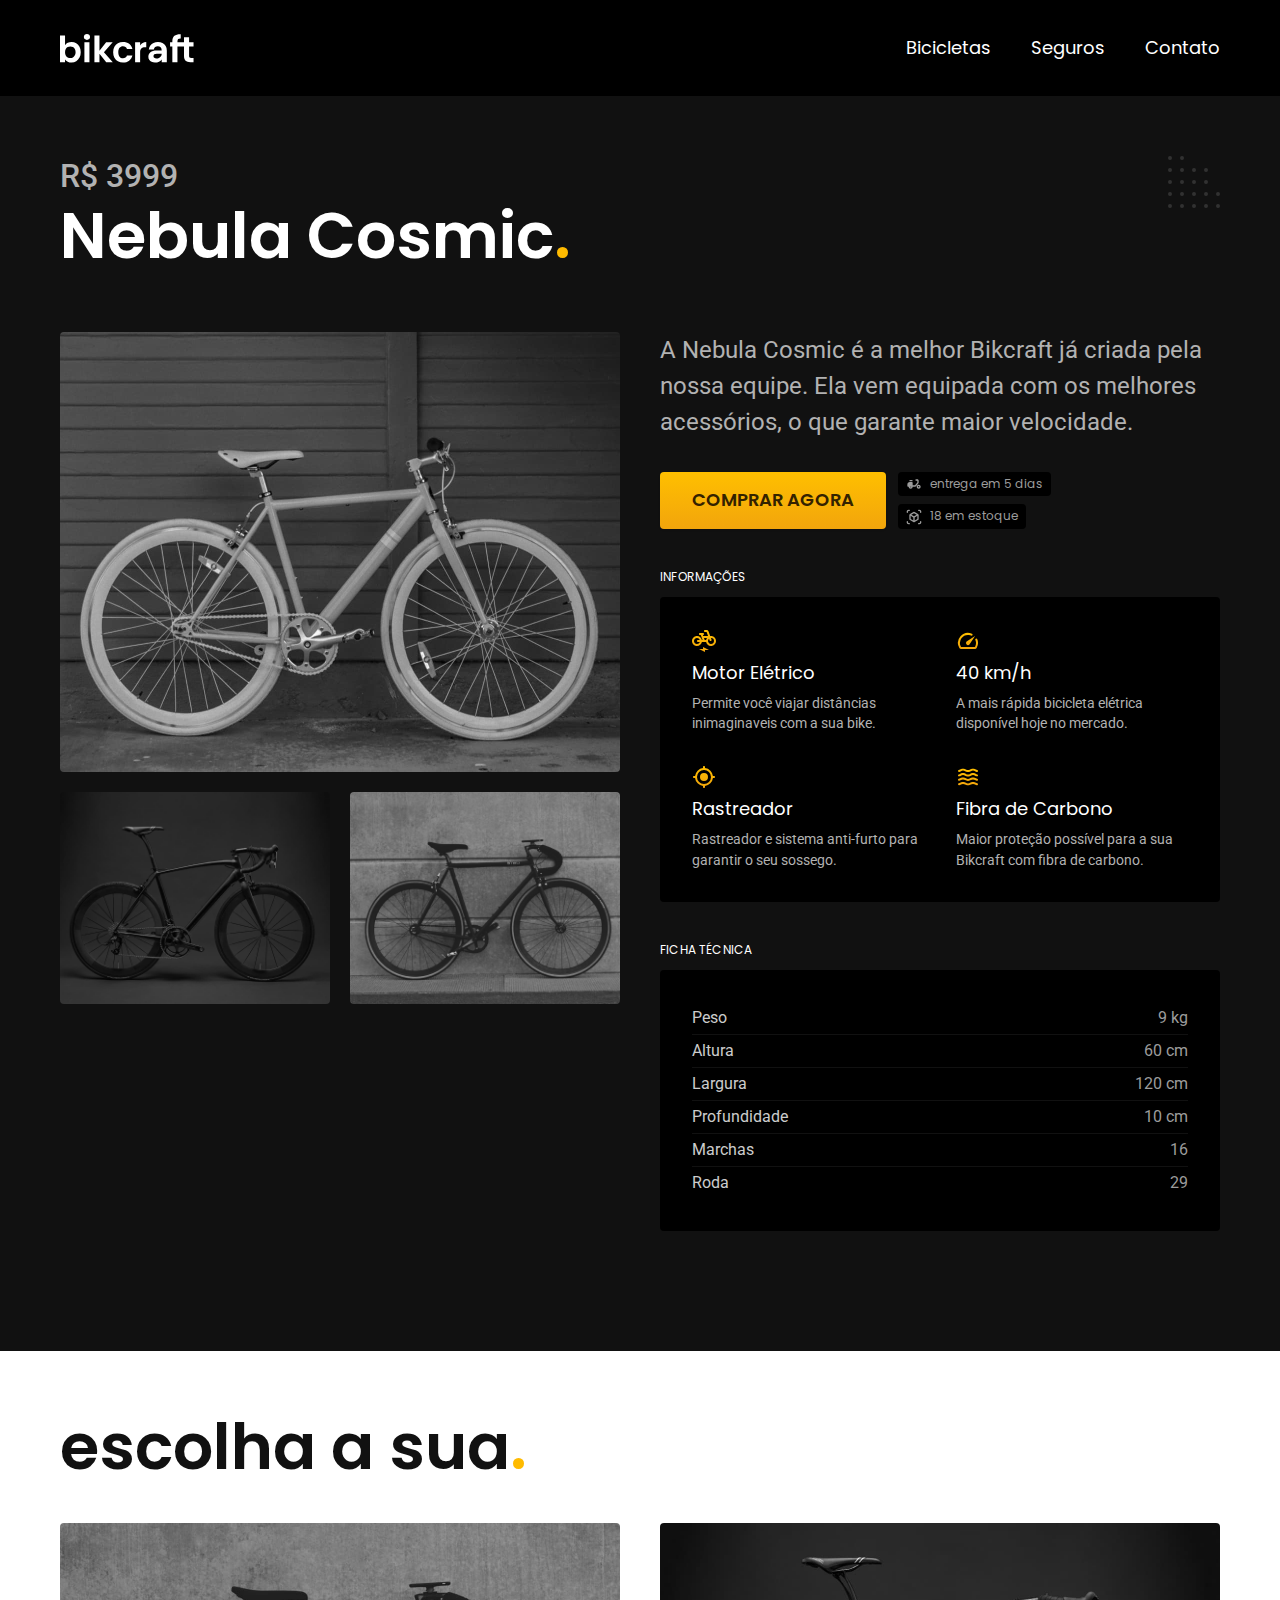
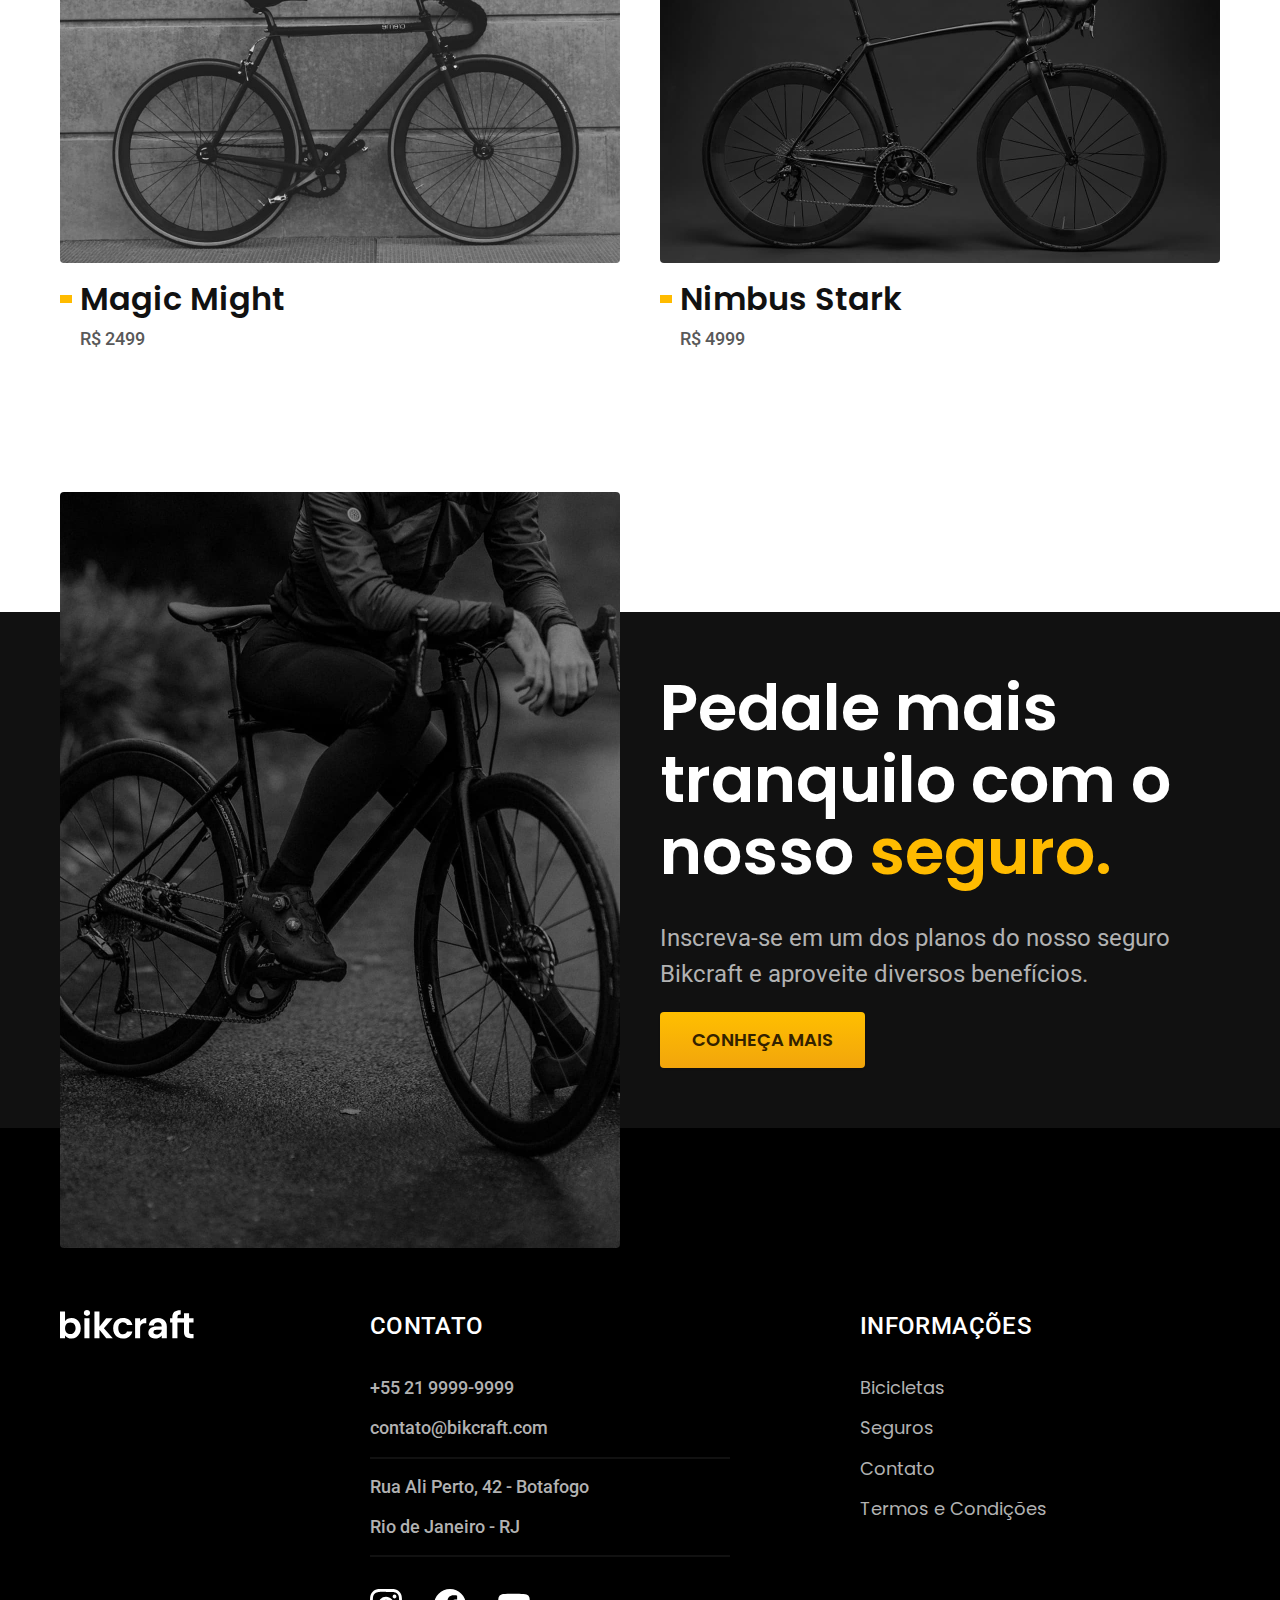
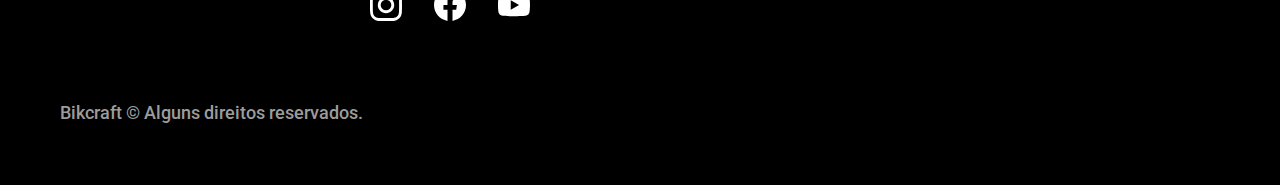
<file: bicicletas/nebula.html>
<!DOCTYPE html>
<html lang="pt-br">

<head>
  <meta charset="UTF-8">
  <meta name="viewport" content="width=device-width, initial-scale=1.0">

  <title>Nebula | Bikcraft</title>
  <meta name="description" content="Nebula.">
  <link rel="icon" href="../favicon.svg" type="image/svg+xml">
  <link rel="preload" href="../css/style.min.css" as="style">
  <link rel="stylesheet" href="../css/style.min.css">
  <link rel="preconnect" href="https://fonts.googleapis.com">
  <link rel="preconnect" href="https://fonts.gstatic.com" crossorigin>
  <link href="https://fonts.googleapis.com/css2?family=Merriweather:ital,wght@1,900&family=Poppins:wght@400;600&family=Roboto:wght@400;500&display=swap" rel="stylesheet">
  <script>
    document.documentElement.classList.add('js');
  </script>
</head>

<body id="bicicleta">
  <header class="header-bg">
    <div class="header-item container">
      <a href="../">
        <img src="../img/bikcraft.svg" width="136" height="32" alt="Bikcraft">
      </a>

      <nav aria-label="primaria">
        <ul class="menu font-1-m cor-0">
          <li><a href="../bicicletas.html">Bicicletas</a></li>
          <li><a href="../seguros.html">Seguros</a></li>
          <li><a href="../contato.html">Contato</a></li>
        </ul>
      </nav>
    </div>
  </header>

  <main class="titulo-bg">
    <div>
      <div class="titulo container">
        <p class="font-2-xl cor-5">R$ 3999</p>
        <h1 class="font-1-xxl cor-0">Nebula Cosmic<span class="cor-p1">.</span></h1>
      </div>
    </div>
    <div class="bicicleta container">
      <div class="bicicleta-imagens">
        <img src="../img/bicicleta/nimbus3.jpg" width="1120" height="880" alt="Bicicleta 1">
        <img src="../img/bicicleta/nimbus1.jpg" width="1120" height="880" alt="Bicicleta 2">
        <img src="../img/bicicleta/nimbus2.jpg" width="1120" height="880" alt="Bicicleta 3">
      </div>
      <div class="bicicleta-conteudo">
        <p class="font-2-l cor-5">A Nebula Cosmic é a melhor Bikcraft já criada pela nossa equipe. Ela vem equipada com os melhores acessórios, o que garante maior velocidade.</p>
        <div class="bicicleta-comprar">
          <a class="btn" href="../orcamento.html?tipo=bikcraft&produto=nebula">Comprar Agora</a>
          <span class="font-1-xs cor-6"><img src="../img/icones/entrega.svg" width="16" height="16" alt=""> entrega em 5 dias</span>
          <span class="font-1-xs cor-6"><img src="../img/icones/estoque.svg" width="16" height="16" alt=""> 18 em estoque</span>
        </div>

        <h2 class="font-1-xs cor-0">Informações</h2>
        <ul class="bicicleta-informacoes">
          <li>
            <img src="../img/icones/eletrica.svg" width="32" height="32" alt="">
            <h3 class="font-1-m cor-0">Motor Elétrico</h3>
            <p class="font-2-xs cor-5">Permite você viajar distâncias inimaginaveis com a sua bike.</p>
          </li>
          <li>
            <img src="../img/icones/velocidade.svg" width="32" height="32" alt="">
            <h3 class="font-1-m cor-0">40 km/h</h3>
            <p class="font-2-xs cor-5">A mais rápida bicicleta elétrica disponível hoje no mercado.</p>
          </li>
          <li>
            <img src="../img/icones/rastreador.svg" width="32" height="32" alt="">
            <h3 class="font-1-m cor-0">Rastreador</h3>
            <p class="font-2-xs cor-5">Rastreador e sistema anti-furto para garantir o seu sossego.</p>
          </li>
          <li>
            <img src="../img/icones/carbono.svg" width="32" height="32" alt="">
            <h3 class="font-1-m cor-0">Fibra de Carbono</h3>
            <p class="font-2-xs cor-5">Maior proteção possível para a sua Bikcraft com fibra de carbono.</p>
          </li>
        </ul>
        <h2 class="font-1-xs cor-0">Ficha Técnica</h2>
        <ul class="bicicleta-ficha font-2-s cor-4">
          <li>Peso <span>9 kg</span></li>
          <li>Altura <span>60 cm</span></li>
          <li>Largura <span>120 cm</span></li>
          <li>Profundidade <span>10 cm</span></li>
          <li>Marchas <span>16</span></li>
          <li>Roda <span>29</span></li>
        </ul>
      </div>
    </div>
  </main>

  <article class="bick-list container">
    <h2 class="font-1-xxl cor-11">escolha a sua<span class="cor-p1">.</span></h2>
    <ul class="bick-list-itens">
      <li>
        <a href="../bicicletas/magic.html">
          <img src="../img/bicicletas/magic.jpg" alt="Bicicleta Magic">
          <h3 class="font-1-xl">Magic Might</h3>
          <span class="cor-8 font-2-m">R$ 2499</span>
        </a>
      </li>
      <li>
        <a href="../bicicletas/nimbus.html">
          <img src="../img/bicicletas/nimbus.jpg" width="1120" height="680" alt="Bicicleta Nimbus">
          <h3 class="font-1-xl">Nimbus Stark</h3>
          <span class="cor-8 font-2-m">R$ 4999</span>
        </a>
      </li>
    </ul>
  </article>

  <article class="seguro-bg">
    <div class="seguro container">
      <div class="seguro-imagem">
        <img src="../img/fotos/seguros.jpg" width="1360" height="1512" alt="Pessoa parada em cima de uma bicicleta.">
      </div>
      <div class="seguro-conteudo">
        <h2 class="font-1-xxl cor-0">Pedale mais tranquilo com o nosso <span class="cor-p1">seguro.</span></h2>
        <p class="font-2-l cor-5">Inscreva-se em um dos planos do nosso seguro Bikcraft e aproveite diversos benefícios.</p>
        <a class="btn" href="../seguros.html">Conheça Mais</a>
      </div>
    </div>
  </article>

  <footer class="footer-bg">
    <div class="footer container">
      <img src="../img/bikcraft.svg" width="136" height="32" alt="Bikcraft">
      <div class="footer-contato">
        <h3 class="font-2-l-b cor-0">Contato</h3>
        <ul class="font-2-m cor-5">
          <li><a href="tel:+552199999999">+55 21 9999-9999</a></li>
          <li><a href="mailto:contato@bikcraft.com">contato@bikcraft.com</a></li>
          <li>Rua Ali Perto, 42 - Botafogo</li>
          <li>Rio de Janeiro - RJ</li>
        </ul>
        <div class="footer-redes">
          <a href="../">
            <img src="../img/redes/instagram.svg" width="32" height="32" alt="Instagram">
          </a>
          <a href="../">
            <img src="../img/redes/facebook.svg" width="32" height="32" alt="Facebook">
          </a>
          <a href="../">
            <img src="../img/redes/youtube.svg" width="32" height="32" alt="Youtube">
          </a>
        </div>
      </div>
      <div class="footer-info">
        <h3 class="font-2-l-b cor-0">Informações</h3>
        <nav>
          <ul class="font-1-m cor-5">
            <li><a href="../bicicletas.html">Bicicletas</a></li>
            <li><a href="../seguros.html">Seguros</a></li>
            <li><a href="../contato.html">Contato</a></li>
            <li><a href="../termos.html">Termos e Condições</a></li>
          </ul>
        </nav>
      </div>
      <p class="footer-copy font-2-m cor-6">Bikcraft © Alguns direitos reservados.</p>
    </div>
  </footer>
  <script src="../js/script.js"></script>
</body>

</html>
</file>
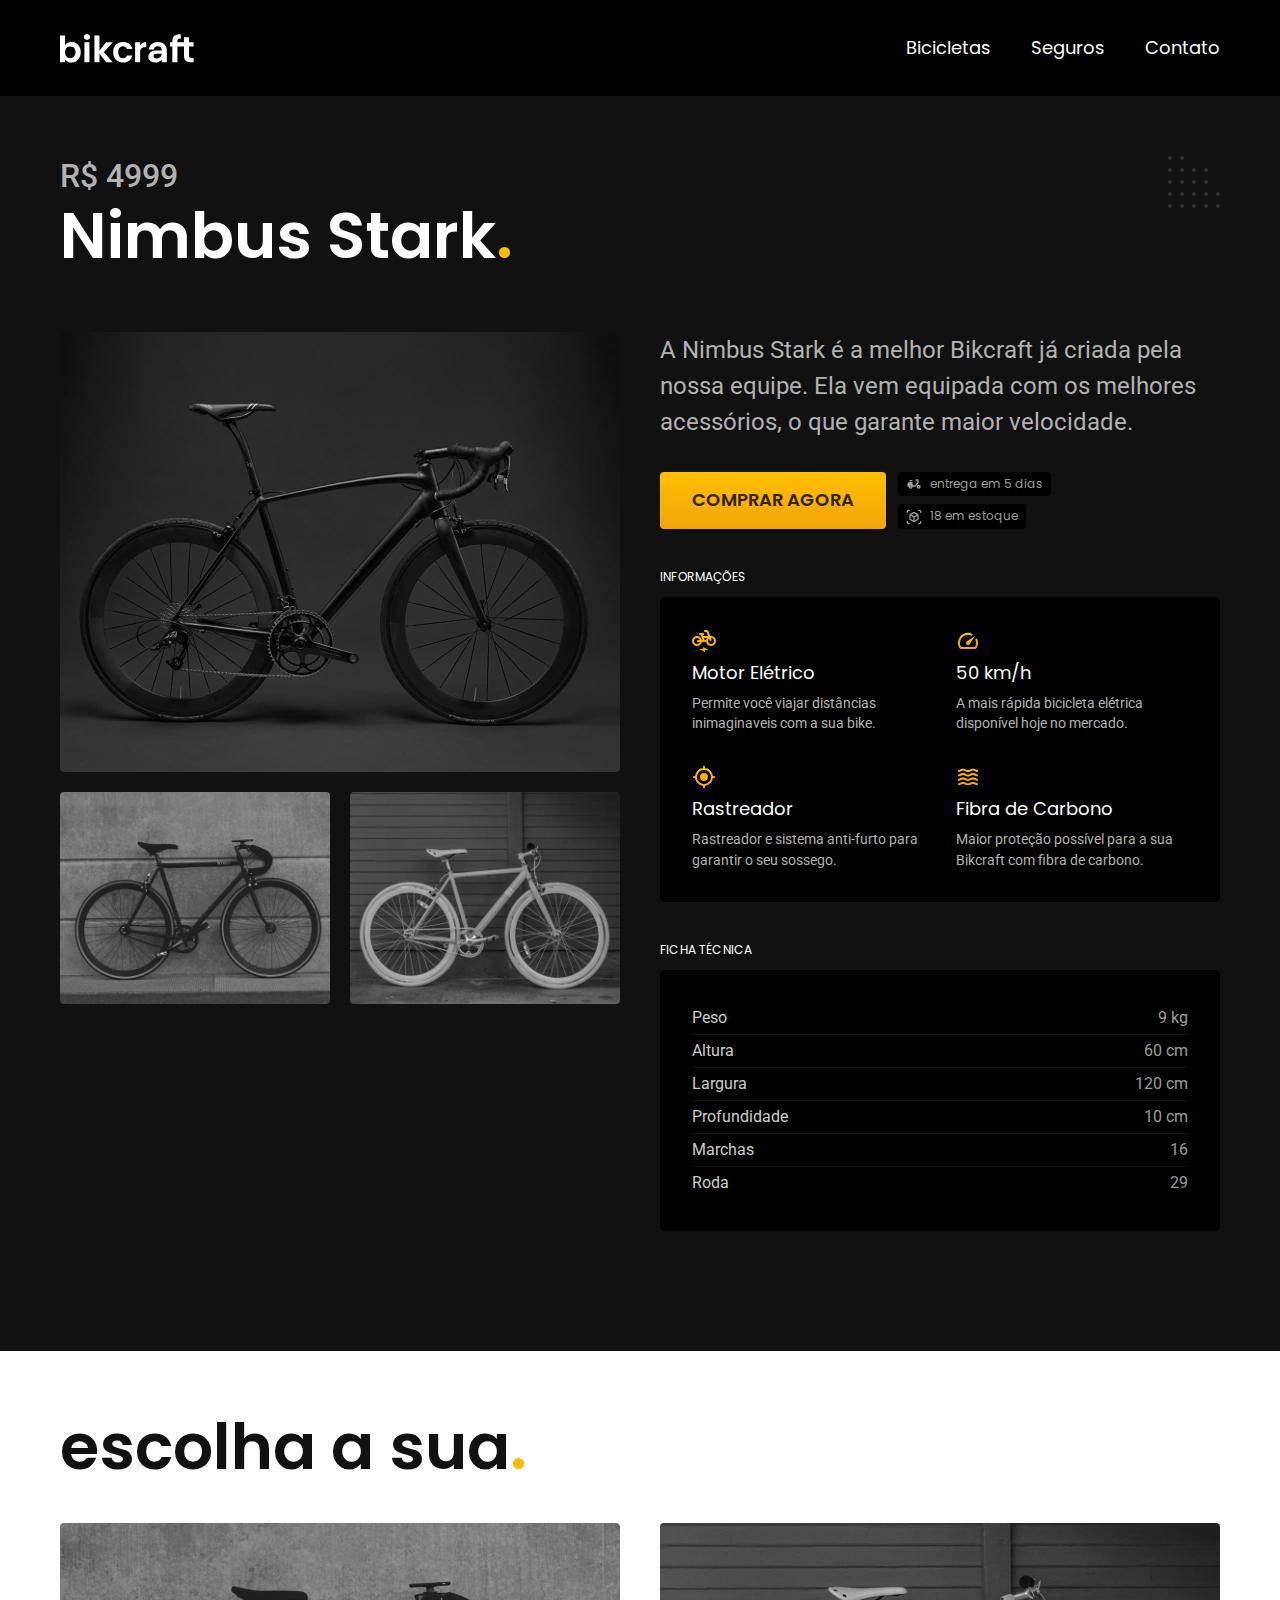
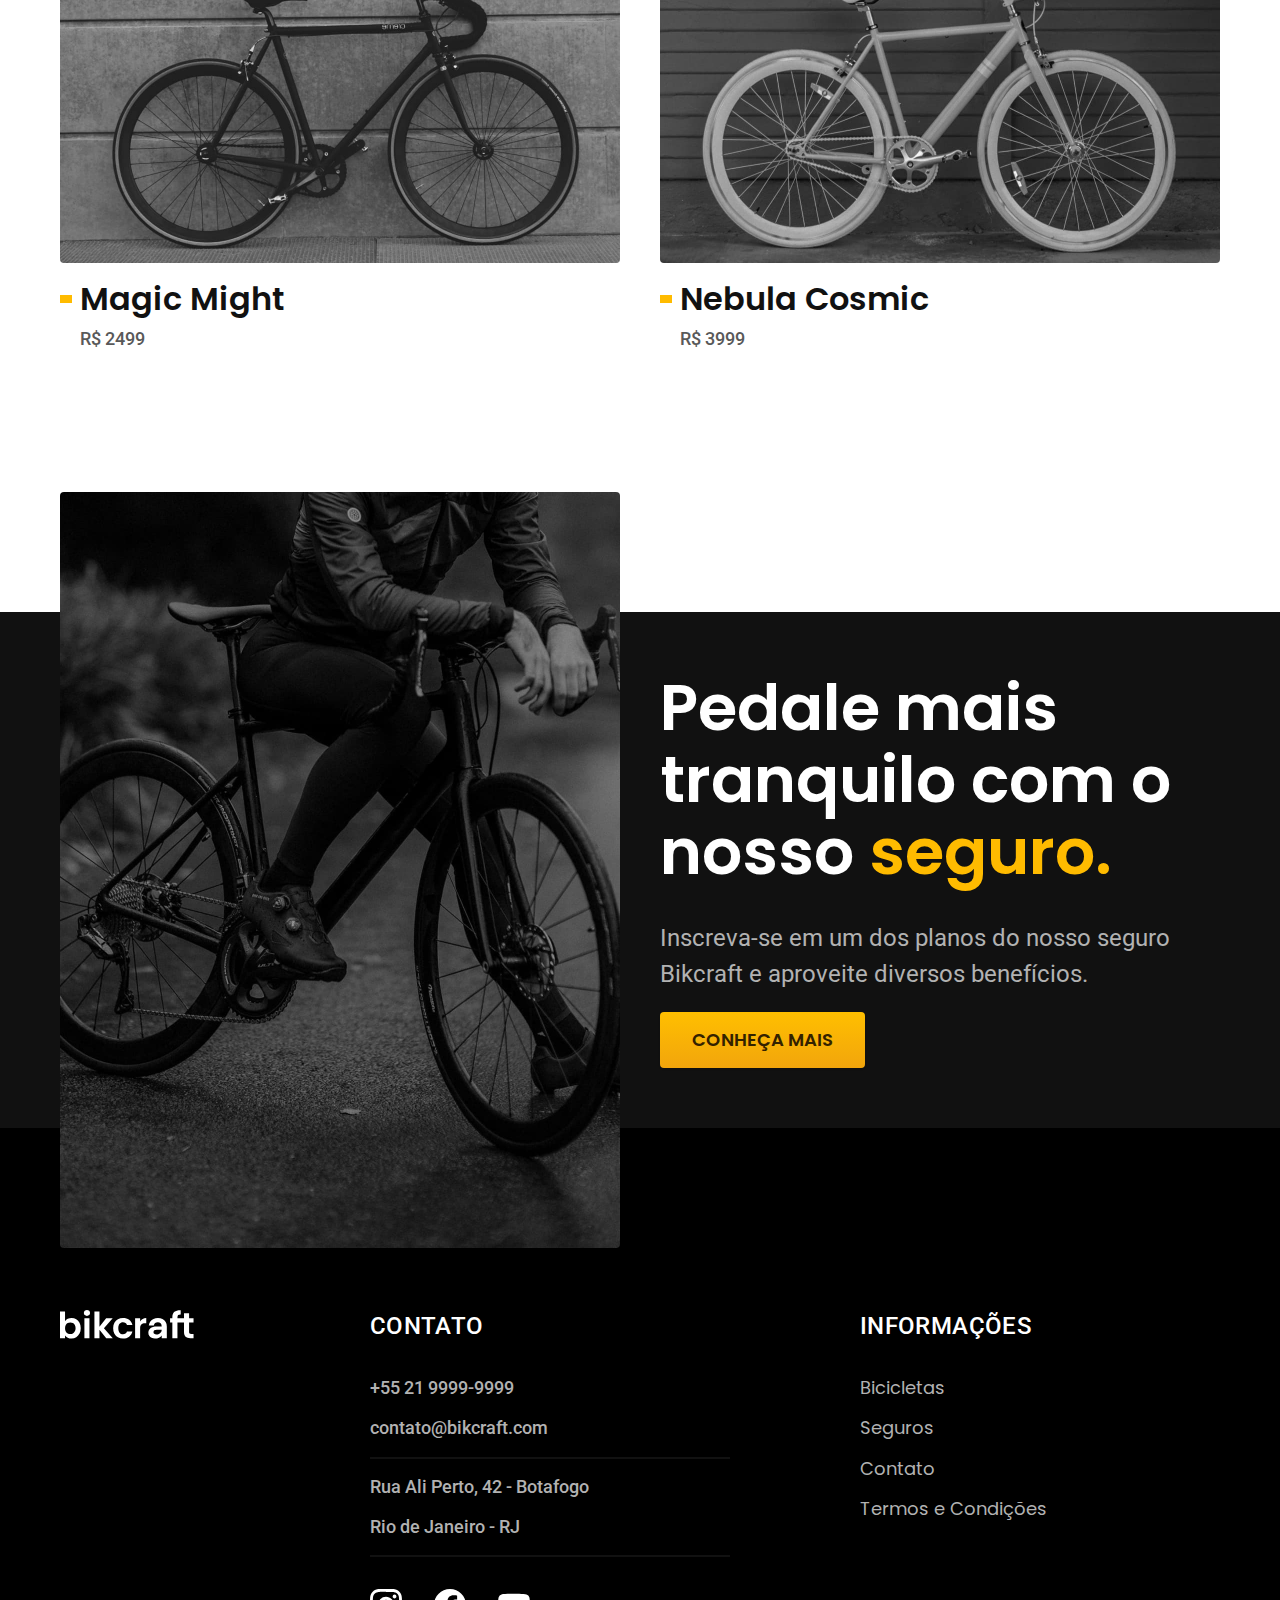
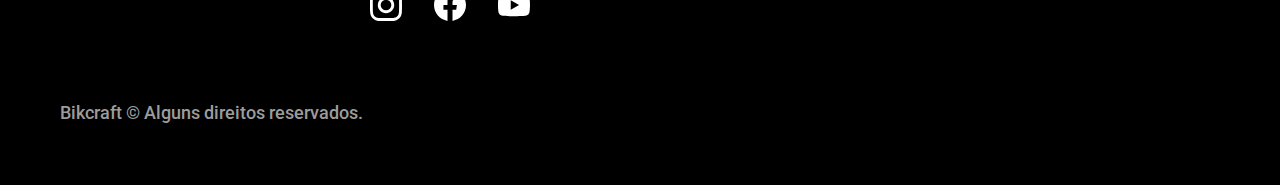
<file: bicicletas/nimbus.html>
<!DOCTYPE html>
<html lang="pt-br">

<head>
  <meta charset="UTF-8">
  <meta name="viewport" content="width=device-width, initial-scale=1.0">

  <title>Nimbus | Bikcraft</title>
  <meta name="description" content="Nimbus.">
  <link rel="icon" href="../favicon.svg" type="image/svg+xml">
  <link rel="preload" href="../css/style.min.css" as="style">
  <link rel="stylesheet" href="../css/style.min.css">
  <link rel="preconnect" href="https://fonts.googleapis.com">
  <link rel="preconnect" href="https://fonts.gstatic.com" crossorigin>
  <link href="https://fonts.googleapis.com/css2?family=Merriweather:ital,wght@1,900&family=Poppins:wght@400;600&family=Roboto:wght@400;500&display=swap" rel="stylesheet">
  <script>
    document.documentElement.classList.add('js');
  </script>
</head>

<body id="bicicleta">
  <header class="header-bg">
    <div class="header-item container">
      <a href="../">
        <img src="../img/bikcraft.svg" width="136" height="32" alt="Bikcraft">
      </a>

      <nav aria-label="primaria">
        <ul class="menu font-1-m cor-0">
          <li><a href="../bicicletas.html">Bicicletas</a></li>
          <li><a href="../seguros.html">Seguros</a></li>
          <li><a href="../contato.html">Contato</a></li>
        </ul>
      </nav>
    </div>
  </header>

  <main class="titulo-bg">
    <div>
      <div class="titulo container">
        <p class="font-2-xl cor-5">R$ 4999</p>
        <h1 class="font-1-xxl cor-0">Nimbus Stark<span class="cor-p1">.</span></h1>
      </div>
    </div>
    <div class="bicicleta container">
      <div class="bicicleta-imagens">
        <img src="../img/bicicleta/nimbus1.jpg" width="1120" height="880" alt="Bicicleta 1">
        <img src="../img/bicicleta/nimbus2.jpg" width="1120" height="880" alt="Bicicleta 2">
        <img src="../img/bicicleta/nimbus3.jpg" width="1120" height="880" alt="Bicicleta 3">
      </div>
      <div class="bicicleta-conteudo">
        <p class="font-2-l cor-5">A Nimbus Stark é a melhor Bikcraft já criada pela nossa equipe. Ela vem equipada com os melhores acessórios, o que garante maior velocidade.</p>
        <div class="bicicleta-comprar">
          <a class="btn" href="../orcamento.html?tipo=bikcraft&produto=nimbus">Comprar Agora</a>
          <span class="font-1-xs cor-6"><img src="../img/icones/entrega.svg" width="16" height="16" alt=""> entrega em 5 dias</span>
          <span class="font-1-xs cor-6"><img src="../img/icones/estoque.svg" width="16" height="16" alt=""> 18 em estoque</span>
        </div>

        <h2 class="font-1-xs cor-0">Informações</h2>
        <ul class="bicicleta-informacoes">
          <li>
            <img src="../img/icones/eletrica.svg" width="32" height="32" alt="">
            <h3 class="font-1-m cor-0">Motor Elétrico</h3>
            <p class="font-2-xs cor-5">Permite você viajar distâncias inimaginaveis com a sua bike.</p>
          </li>
          <li>
            <img src="../img/icones/velocidade.svg" width="32" height="32" alt="">
            <h3 class="font-1-m cor-0">50 km/h</h3>
            <p class="font-2-xs cor-5">A mais rápida bicicleta elétrica disponível hoje no mercado.</p>
          </li>
          <li>
            <img src="../img/icones/rastreador.svg" width="32" height="32" alt="">
            <h3 class="font-1-m cor-0">Rastreador</h3>
            <p class="font-2-xs cor-5">Rastreador e sistema anti-furto para garantir o seu sossego.</p>
          </li>
          <li>
            <img src="../img/icones/carbono.svg" width="32" height="32" alt="">
            <h3 class="font-1-m cor-0">Fibra de Carbono</h3>
            <p class="font-2-xs cor-5">Maior proteção possível para a sua Bikcraft com fibra de carbono.</p>
          </li>
        </ul>
        <h2 class="font-1-xs cor-0">Ficha Técnica</h2>
        <ul class="bicicleta-ficha font-2-s cor-4">
          <li>Peso <span>9 kg</span></li>
          <li>Altura <span>60 cm</span></li>
          <li>Largura <span>120 cm</span></li>
          <li>Profundidade <span>10 cm</span></li>
          <li>Marchas <span>16</span></li>
          <li>Roda <span>29</span></li>
        </ul>
      </div>
    </div>
  </main>

  <article class="bick-list container">
    <h2 class="font-1-xxl cor-11">escolha a sua<span class="cor-p1">.</span></h2>
    <ul class="bick-list-itens">
      <li>
        <a href="../bicicletas/magic.html">
          <img src="../img/bicicletas/magic.jpg" alt="Bicicleta Magic">
          <h3 class="font-1-xl">Magic Might</h3>
          <span class="cor-8 font-2-m">R$ 2499</span>
        </a>
      </li>
      <li>
        <a href="../bicicletas/nebula.html">
          <img src="../img/bicicletas/nebula.jpg" width="1120" height="680" alt="Bicicleta Nebula">
          <h3 class="font-1-xl">Nebula Cosmic</h3>
          <span class="cor-8 font-2-m">R$ 3999</span>
        </a>
      </li>
    </ul>
  </article>

  <article class="seguro-bg">
    <div class="seguro container">
      <div class="seguro-imagem">
        <img src="../img/fotos/seguros.jpg" width="1360" height="1512" alt="Pessoa parada em cima de uma bicicleta.">
      </div>
      <div class="seguro-conteudo">
        <h2 class="font-1-xxl cor-0">Pedale mais tranquilo com o nosso <span class="cor-p1">seguro.</span></h2>
        <p class="font-2-l cor-5">Inscreva-se em um dos planos do nosso seguro Bikcraft e aproveite diversos benefícios.</p>
        <a class="btn" href="../seguros.html">Conheça Mais</a>
      </div>
    </div>
  </article>

  <footer class="footer-bg">
    <div class="footer container">
      <img src="../img/bikcraft.svg" width="136" height="32" alt="Bikcraft">
      <div class="footer-contato">
        <h3 class="font-2-l-b cor-0">Contato</h3>
        <ul class="font-2-m cor-5">
          <li><a href="tel:+552199999999">+55 21 9999-9999</a></li>
          <li><a href="mailto:contato@bikcraft.com">contato@bikcraft.com</a></li>
          <li>Rua Ali Perto, 42 - Botafogo</li>
          <li>Rio de Janeiro - RJ</li>
        </ul>
        <div class="footer-redes">
          <a href="../">
            <img src="../img/redes/instagram.svg" width="32" height="32" alt="Instagram">
          </a>
          <a href="../">
            <img src="../img/redes/facebook.svg" width="32" height="32" alt="Facebook">
          </a>
          <a href="../">
            <img src="../img/redes/youtube.svg" width="32" height="32" alt="Youtube">
          </a>
        </div>
      </div>
      <div class="footer-info">
        <h3 class="font-2-l-b cor-0">Informações</h3>
        <nav>
          <ul class="font-1-m cor-5">
            <li><a href="../bicicletas.html">Bicicletas</a></li>
            <li><a href="../seguros.html">Seguros</a></li>
            <li><a href="../contato.html">Contato</a></li>
            <li><a href="../termos.html">Termos e Condições</a></li>
          </ul>
        </nav>
      </div>
      <p class="footer-copy font-2-m cor-6">Bikcraft © Alguns direitos reservados.</p>
    </div>
  </footer>
  <script src="../js/script.js"></script>
</body>

</html>
</file>
<file: css/style.min.css>
body{font-family:Poppins,Roboto,Arial,sans-serif;margin:0;color:#111}img{max-width:100%;height:auto;display:block}img[src$=".jpg"]{border-radius:4px}a{text-decoration:none;color:inherit}ul{list-style:none;padding:0}blockquote,dd,h1,h2,h3,h4,p,ul{margin:0}:root{--fontsize-16px:1rem;--fontsize-18px:1.125rem;--fontsize-24px:1.5rem;--fontsize-32px:2rem;--fontsize-45px:2.8125rem;--fontsize-64px:4rem}.font-1-xxl{font:600 4rem/1.125 Poppins,sans-serif}.font-1-xs{font:400 0.75rem/1.35 Poppins,sans-serif}.font-2-xs{font:400 0.875rem/1.43 Roboto,sans-serif}.font-1-s{font:400 1rem/1.5 Poppins,sans-serif}.font-2-s{font:400 1rem/1.5 Roboto,sans-serif}.font-1-m,.font-1-m-b{font:400 1.125rem/1.35 Poppins,sans-serif}.font-1-m-b{font-weight:600}.font-2-m{font:500 1.125rem/1.35 Roboto,sans-serif}.font-1-l{font:400 1.5rem/1.5 Poppins,sans-serif}.font-2-l,.font-2-l-b{font:400 1.5rem/1.5 Roboto,sans-serif}.font-2-l-b{font-weight:500;letter-spacing:.015em;text-transform:uppercase}.font-1-xl{font:600 2rem/1.25 Poppins,sans-serif}.font-2-xl{font:500 2rem/1.25 Roboto,sans-serif}@media (max-width:1200px){.font-1-xxl{font-size:3rem}.font-2-l,.font-2-l-b{font-size:1.125rem}}@media (max-width:800px){.font-1-xxl{font-size:2rem}.font-1-xl,.font-2-xl{font-size:1.5rem}}:root{--cor-0:#ffffff;--cor-1:#f7f7f7;--cor-2:#ededed;--cor-3:#dedede;--cor-4:#cccccc;--cor-5:#b2b2b2;--cor-6:#9c9c9c;--cor-7:#717171;--cor-8:#595959;--cor-9:#404040;--cor-10:#2e2e2e;--cor-11:#111111;--cor-12:#000000;--cor-p1:#ffbb00;--cor-p2:#e4a30b;--cor-p3:#a66f00;--cor-p4:#664400;--cor-p5:#332200}.cor-0{color:var(--cor-0)}.cor-1{color:var(--cor-1)}.cor-2{color:var(--cor-2)}.cor-3{color:var(--cor-3)}.cor-4{color:var(--cor-4)}.cor-5{color:var(--cor-5)}.cor-6{color:var(--cor-6)}.cor-7{color:var(--cor-7)}.cor-8{color:var(--cor-8)}.cor-9{color:var(--cor-9)}.cor-10{color:var(--cor-10)}.cor-11{color:var(--cor-11)}.cor-12{color:var(--cor-12)}.cor-p1{color:var(--cor-p1)}.cor-p2{color:var(--cor-p2)}.cor-p3{color:var(--cor-p3)}.cor-p4{color:var(--cor-p4)}.cor-p5{color:var(--cor-p5)}.js .fadeInDown{transform:translate3d(0,-20px,0)}.js .fadeInUp{transform:translate3d(0,20px,0)}.js .fadeInRight{transform:translate3d(20px,0,0)}.js .fadeInLeft{transform:translate3d(-20px,0,0)}.js [data-anime]{opacity:0}.js .anime{opacity:1;transform:none;transition:transform .8s,opacity .8s}header{background:var(--cor-12)}.header-item{display:flex;flex-wrap:wrap;gap:20px;justify-content:space-between;align-items:center;padding-top:20px;padding-bottom:20px}.menu{display:flex;flex-wrap:wrap;gap:40px}.menu a{display:inline-block;padding:16px 0;position:relative}.menu a:after{content:"";display:block;height:2px;width:0;background:var(--cor-0);margin-top:4px;transition:.3s;position:absolute}.menu a.ativo::after,.menu a:hover::after{width:100%}.footer-bg{background-color:var(--cor-12)}.footer{display:grid;grid-template-columns:1.5fr 2.5fr 2fr;gap:40px;padding-top:60px;padding-bottom:60px}.footer h3{margin-bottom:32px}.footer-contato ul{margin-bottom:32px}.footer-contato li:nth-child(2n):after{content:"";display:block;max-width:360px;height:2px;background:var(--cor-11);margin-top:16px}.footer li{margin-bottom:16px}.footer-redes{display:flex;gap:32px}.footer a:hover{color:var(--cor-0)}.footer-copy{grid-column:1/-1;margin-top:40px}@media (max-width:800px){.footer>img{display:none}.footer{grid-template-columns:1fr 1fr}}@media (max-width:600px){.footer{grid-template-columns:1fr;gap:60px}.footer-copy{margin-top:0}}.intro-bg{background:var(--cor-12) url("../img/dec/bottom-left.svg") no-repeat bottom 160px left 20px;box-shadow:inset 0 -120px #fff}.intro{display:grid;grid-template-columns:1fr 1fr;gap:0 40px}.intro-conteudo{align-self:end;padding-bottom:200px}.intro-conteudo h1{margin-bottom:32px}.intro-conteudo p{margin-bottom:20px}.intro img{width:100%;height:100%;object-fit:cover;border-radius:4px}@media (max-width:800px){.intro-bg{background:var(--cor-11);padding-top:40px;box-shadow:inset 0 -60px var(--cor-0)}.intro{grid-template-columns:1fr;gap:32px}.intro-conteudo{padding-bottom:0}.intro h1{margin-bottom:16px}.intro img{height:300px;width:100%}}.container{box-sizing:border-box;max-width:1200px;padding-left:20px;padding-right:20px;margin-left:auto;margin-right:auto}.btn{padding:16px 32px;display:inline-block;background:linear-gradient(#ffbf00,#f2a50c);border-radius:4px;box-shadow:0 1px 2px rgb(0,0,0,.1);text-transform:uppercase;color:var(--cor-p5);font:600 1.125rem/1.35 Poppins,sans-serif;max-width:max-content;border:none;cursor:pointer}.btn:hover{background:linear-gradient(#ffb60d,#e59317)}.btn.secundario{background:var(--cor-10);color:var(--cor-2)}.btn.secundario:hover{background:var(--cor-9)}.btn.seta{display:flex;align-items:center}.btn.seta::after{content:"";display:inline-block;width:18px;height:10px;margin-left:12px;background:url("../img/icones/seta.svg");transition:transform .2s}.btn.seta:hover::after{transform:translateX(4px)}@media (max-width:600px){.btn{padding:12px 16px;font-size:var(--fontsize-16px)}}.link{display:inline-block;color:var(--cor-p1);font:500 1.5rem/1.5 Poppins,sans-serif;text-transform:uppercase}.link::after{content:"";display:block;width:100%;height:4px;background-color:currentColor}.link:hover{color:var(--cor-0)}.titulo-bg{padding-top:60px;padding-bottom:60px;background-color:var(--cor-11)}.titulo{background:url("../img/dec/top-right.svg") no-repeat top right 20px}.titulo p{margin-bottom:4px}@media (max-width:800px){.titulo-bg{padding-top:40px;padding-bottom:40px}.titulo p{font-size:1rem;text-transform:lowercase;font-weight:400}}.form{display:grid;grid-template-columns:1fr 1fr;gap:20px}.form label{display:block;font:400 1rem/1.5 Poppins,sans-serif;margin-bottom:4px}.form .col-2{grid-column:span 2}.form input[type=email],.form input[type=text],.form textarea{font:400 1rem/1.5 Roboto,sans-serif;background:var(--cor-1);border:1px solid var(--cor-2);padding:12px;border-radius:4px;width:100%;box-sizing:border-box}.form input[type=email]:focus,.form input[type=text]:focus,.form textarea:focus{outline:0;border-color:var(--cor-p1);background:var(--cor-0);box-shadow:0 0 0 2px #fea}@media (max-width:600px){.form{grid-template-columns:1fr}.form .col-2{grid-column:1}}.bick-list{padding-top:60px;padding-bottom:120px}.bick-list h2{margin-bottom:40px}.bick-list-itens{display:flex;gap:40px;padding:0 20px 20px 20px;max-width:1400px;margin-left:auto;margin-right:auto;overflow-x:auto;-webkit-overflow-scrolling:touch}#bicicleta .bick-list-itens{padding:0 0 20px 0}.bick-list-itens li{min-width:280px}.bick-list-itens img{margin-bottom:16px}.bick-list-itens a{display:block}.bick-list-itens h3{margin-bottom:8px;display:flex;align-items:center}.bick-list-itens h3::before{content:"";display:inline-block;height:8px;width:12px;margin-right:8px;background-color:var(--cor-p1);transition:width .2s}.bick-list-itens a:hover h3::before{width:24px}.bick-list-itens li span{padding-left:20px}@media (max-width:800px){.bick-list{padding-bottom:60px}.bick-list ul{gap:20px}}.bicicletas-bg:nth-child(odd){background:linear-gradient(to right,var(--cor-0) 30%,var(--cor-11) 0)}.bicicletas{display:grid;grid-template-columns:1fr 1fr;gap:40px;padding-top:60px;padding-bottom:60px;background:url("../img/dec/top-right.svg") no-repeat top 40px right 20px}.bicicletas-img{display:grid}.bicicletas-img img{grid-area:1/1}.bicicletas-img span{grid-area:1/1;place-self:start end;margin-top:20px;background:var(--cor-12);display:inline-block;padding:8px 16px 8px 8px;border-radius:4px 0 0 4px}.bicicletas-conteudo{display:grid;grid-template-columns:1fr auto;align-content:start}.bicicletas h2,.bicicletas p{grid-column:1/-1}.bicicletas h2{margin-bottom:20px}.bicicletas h2::before{content:"";display:block;width:12px;height:8px;background-color:var(--cor-p1);margin-bottom:8px}.bicicletas p{margin-bottom:32px}.bicicletas a{place-self:end}.bicicletas li{display:flex;align-items:center}.bicicletas ul{display:grid;gap:16px}.bicicletas-conteudo img{width:24px;margin-right:8px}@media (max-width:800px){.bicicletas-bg:nth-child(odd){background:var(--cor-11)}.bicicletas{grid-template-columns:1fr;gap:20px;padding-top:40px;padding-bottom:40px}}@media (max-width:600px){.bicicletas-conteudo{grid-template-columns:1fr}.bicicletas ul{font-size:1rem;grid-template-columns:1fr 1fr;margin-bottom:32px}.bicicletas a{place-self:start}}.bicicleta{display:grid;grid-template-columns:1fr 1fr;align-items:start;gap:40px;padding-top:60px;padding-bottom:60px}#bicicleta .titulo p{text-transform:uppercase}.bicicleta-imagens{display:flex;flex-wrap:wrap;gap:20px}.bicicleta-imagens img{flex:1;min-width:200px}.bicicleta-imagens img:first-child{min-width:100%}.bicicleta-conteudo>p{margin-bottom:32px}.bicicleta-comprar{display:grid;grid-template-columns:max-content auto;align-items:center;justify-items:start;gap:8px 12px;margin-bottom:40px}.bicicleta-comprar a{grid-row:span 2}.bicicleta-comprar span{display:flex;align-items:center;background-color:var(--cor-12);gap:8px;padding:4px 8px;border-radius:4px}.bicicleta-conteudo h2{text-transform:uppercase;letter-spacing:.015em;margin-bottom:12px}.bicicleta-ficha,.bicicleta-informacoes{padding:32px;background-color:var(--cor-12);border-radius:4px}.bicicleta-informacoes{margin-bottom:40px;display:grid;grid-template-columns:1fr 1fr;gap:32px}.bicicleta-informacoes img{width:24px;margin-bottom:8px}.bicicleta-informacoes h3{margin-bottom:8px}.bicicleta-ficha li{padding:4px 0;display:flex;justify-content:space-between;border-bottom:1px solid var(--cor-11)}.bicicleta-ficha li:last-child{border-bottom:none}.bicicleta-ficha span{color:var(--cor-6)}@media (max-width:800px){.bicicleta{grid-template-columns:1fr;padding-top:40px;padding-bottom:40px}.bicicleta-imagens{grid-row:2}}@media (max-width:400px){.bicicleta-informacoes{grid-template-columns:1fr}.bicicleta-comprar{grid-template-columns:1fr}}.seguro-bg{background-color:var(--cor-11);box-shadow:inset 0 120px var(--cor-0),inset 0 -120px var(--cor-12)}.seguro{display:grid;grid-template-columns:1fr 1fr;gap:40px}.seguro-imagem img{width:100%;height:100%;object-fit:cover}.seguro-conteudo{padding-top:180px;padding-bottom:180px}.seguro h2{margin-bottom:32px}.seguro p{margin-bottom:20px}@media (max-width:800px){.seguro-bg{box-shadow:inset 0 -60px var(--cor-12)}.seguro{grid-template-columns:1fr}.seguro-conteudo{grid-row:1;padding-top:40px;padding-bottom:0}}.tecno-bg{background:var(--cor-11);box-shadow:inset 0 80px var(--cor-0),inset 0 -80px var(--cor-0)}.tecno{display:grid;grid-template-columns:1fr 1fr;gap:60px}.tecno-img img{width:100%;height:100%;object-fit:cover;object-position:left}.tecno-conteudo{padding-top:160px;padding-bottom:160px}.tecno-conteudo>span{display:block;margin-bottom:20px}.tecno-conteudo h2{display:block;margin-bottom:32px}.tecno-conteudo>p{margin-bottom:20px}.tecno-conteudo a{margin-bottom:80px}.tecno-vantagens{display:flex;gap:40px}.tecno-vantagens h3{margin-bottom:8px;width:max-content}.tecno-vantagens img{width:24px;margin-bottom:8px}@media (max-width:800px){.tecno-bg{box-shadow:initial}.tecno{grid-template-columns:1fr}.tecno-conteudo{padding-top:60px;padding-bottom:60px}.tecno-img{display:none}.tecno a{margin-bottom:60px}}@media (max-width:600px){.tecno-vantagens{flex-direction:column}}.parceiros{padding:60px}.parceirosh2{margin-bottom:60px}.parceiros h2{margin-bottom:60px}.parceiros ul{padding:0 20px;max-width:1400px;display:grid;grid-template-columns:repeat(4,1fr);margin:0 auto}.parceiros li{display:flex;padding:32px;border-left:2px solid var(--cor-2)}.parceiros img{margin:auto}.parceiros li:first-child,.parceiros li:nth-child(5){border-left:none}.parceiros li:nth-child(n+5){border-top:2px,solid var(--cor-2)}.parceiros li:nth-child(n+5){border-top:2px solid var(--cor-2)}@media (max-width:800px){.parceiros{padding-bottom:60px}.parceiros h2{margin-bottom:20px}.parceiros ul{grid-template-columns:repeat(2,1fr)}.parceiros li{padding:20px}.parceiros li:nth-child(n+3){border-top:2px solid var(--cor-2)}.parceiros li:nth-child(odd){border-left:none}}.depoimento{display:grid;grid-template-columns:1fr 1fr;background-color:var(--cor-p1);overflow:hidden}.depoimento img{width:100%;height:100%;object-fit:cover;border-radius:0}.depoimento-conteudo{padding:40px 40px 80px 80px;align-self:end;background:url("../img/dec/bottom-right-p.svg") no-repeat bottom 40px right 40px}.depoimento-conteudo p{max-width:32ch;font-family:Merriweather;font-style:italic;font-weight:900;margin-bottom:32px;position:relative}.depoimento p::after,.depoimento p::before{font-size:5rem;color:var(--cor-p2);position:absolute}.depoimento p::before{content:"“";left:-50px;top:-20px}.depoimento p::after{content:"”"}@media (min-width:1200px){.depoimento img{max-height:520px}}@media (max-width:800px){.depoimento{grid-template-columns:1fr;text-align:center}.depoimento img{max-height:200px}.depoimento-conteudo{padding:40px 20px;margin:auto}}.seguros-bg{background:var(--cor-11)}.seguros{padding-top:60px;padding-bottom:60px;display:grid;grid-template-columns:1fr 1fr;gap:40px;align-items:center}#seguros .seguros{padding-top:0}.seguros h2{grid-column:1/-1}.seguros-item{background-color:var(--cor-12);padding:32px 32px 32px 60px;display:grid;grid-template-columns:1fr auto;border-radius:4px}.seguros-item h3{margin-bottom:40px}.seguros-item span{grid-column:2;display:block;text-align:right}.seguros-item ul{grid-column:1/-1;margin-bottom:32px}.seguros-item li{display:flex;align-items:center;position:relative}.seguros-item li+li{margin-top:20px}.seguros-item li::before{content:"";display:inline-block;width:13px;height:9px;background-image:url("../img/icones/lista.svg");position:absolute;left:-21px}.seguros-item a{grid-column:1/-1}@media (max-width:800px){.seguros{grid-template-columns:1fr}}.vantagens-bg{background-color:var(--cor-12)}.vantagens{padding-top:120px;padding-bottom:120px}.vantagens h2{margin-bottom:60px}.vantagens ul{display:grid;grid-template-columns:repeat(auto-fit,minmax(280px,max-content));gap:40px 80px}.vantagens h3,.vantagens img{margin-bottom:8px}@media (max-width:800px){.vantagens{padding-top:60px;padding-bottom:60px}.vantagens h2{margin-bottom:40px}.vantagens ul{gap:20px}}.perguntas{padding-bottom:120px;padding-top:120px}.perguntas h2{margin-bottom:60px}.perguntas dl>div{padding:20px;border-radius:4px}.perguntas dl>div:nth-child(odd){background-color:var(--cor-1)}.perguntas button{display:grid;grid-template-columns:auto 1fr auto;align-items:center;gap:8px;cursor:pointer;border:none;background:0 0;width:100%;text-align:left}.perguntas button::before{content:"";display:inline-block;width:12px;height:8px;background-color:var(--cor-p1)}.perguntas button::after{content:"";display:inline-block;width:14px;height:6px;background:url("../img/icones/seta-abrir.svg");transition:.3s}.perguntas button:hover::after,.perguntas button[aria-expanded=true]::after{transform:rotate(180deg)}.js .perguntas dd{display:none}.js .perguntas dd.ativa{display:block}.perguntas dd{padding-left:20px;padding-top:16px;max-width:80ch}@media (max-width:800px){.perguntas{padding-top:60px;padding-bottom:60px}.perguntas h2{margin-bottom:40px}}#contato{background:linear-gradient(var(--cor-11) 600px,var(--cor-1) 0)}.contato{display:grid;grid-template-columns:5fr 7fr}.contato-dados,.contato-formulario{padding:60px;box-shadow:0 1px 2px rgba(0,0,0,.1)}.contato-dados{border-radius:5px 0 0 5px;background:var(--cor-12) url("../img/dec/bottom-left.svg") no-repeat bottom 20px left 20px}.contato-formulario{border-radius:0 5px 5px 0;background:var(--cor-0) url("../img/dec/bottom-right.svg") no-repeat bottom 20px right 20px}.contato-dados h2{margin-bottom:60px}.contato-endereco{margin-bottom:32px;padding-left:28px;background:url("../img/icones/local.svg") no-repeat 0 2px}.contato-endereco p{margin-bottom:8px}.contato-meios a{display:block;max-width:max-content;margin-bottom:8px;padding-left:28px}.contato-meios a:hover{color:var(--cor-0)}.contato-meios a:first-child{background:url("../img/icones/email.svg") no-repeat 0 2px}.contato-meios a:nth-child(2){margin-bottom:32px}.contato-meios a:nth-child(3){background:url("../img/icones/telefone.svg") no-repeat 0 2px;margin-bottom:60px}.contato-redes{display:flex;gap:32px;padding-left:28px}@media (max-width:800px){.contato{grid-template-columns:1fr}.contato-dados,.contato-formulario{padding:20px}.contato-dados{border-radius:5px 5px 0 0;background:var(--cor-12)}.contato-formulario{border-radius:0 0 5px 5px}.contato-dados h2,.contato-meios a:nth-child(3){margin-bottom:32px}.contato-redes{margin-bottom:12px}}.lojas{display:grid;grid-template-columns:1fr 1fr;gap:0 40px;padding-top:120px;padding-bottom:120px}.lojas h2{grid-column:1/-1;margin-bottom:60px}.lojas img{border-radius:4px 4px 0 0}.lojas-item{border-radius:4px;background:var(--cor-0);box-shadow:0 1px 2px rgba(0,0,0,.1)}.lojas-conteudo{display:grid;grid-template-columns:1fr 1fr;gap:32px 16px;padding:32px}.lojas-conteudo h3,.lojas-tempo{grid-column:1/-1}.lojas-dados{display:grid;gap:8px;border-left:2px solid var(--cor-2);padding-left:12px}.lojas-tempo{display:flex;align-items:center;gap:8px}@media (max-width:800px){.lojas{gap:20px;padding-top:60px;padding-bottom:60px}.lojas h2{margin-bottom:32px}.lojas-conteudo{grid-template-columns:1fr}}@media (max-width:600px){.lojas{grid-template-columns:1fr}}#orcamento{background:linear-gradient(var(--cor-11) 600px,var(--cor-1) 0)}.orcamento{display:grid;grid-template-columns:5fr 7fr;padding-bottom:120px}.orcamento h2{text-transform:uppercase;position:relative;display:flex;align-items:center}.orcamento h2::before{content:"";display:inline-block;width:4px;height:8px;background-color:var(--cor-p1);position:absolute;left:-12px}.orcamento-dados,.orcamento-produto{padding:60px;box-shadow:0 1px 2px rgba(0,0,0,.1)}.orcamento-produto{border-radius:5px 0 0 5px;background:var(--cor-12) url("../img/dec/bottom-left.svg") no-repeat bottom 20px left 20px;display:grid;grid-template-columns:1fr 1fr;gap:20px;align-content:start}.orcamento-produto>*{grid-column:1/-1}.orcamento-produto>label{grid-column:initial}.orcamento-produto label{font:400 1rem/1.5 Poppins,sans-serif;color:var(--cor-4);background-color:var(--cor-10);padding:12px 16px;border-radius:4px;cursor:pointer;display:grid;grid-template-columns:auto 1fr auto;align-items:center;border:1px solid var(--cor-10)}.orcamento-produto input:checked+label{background:var(--cor-0);color:var(--cor-11)}.orcamento-produto label::before{content:"";display:inline-block;box-sizing:border-box;width:12px;height:12px;border:1px solid var(--cor-6);border-radius:50%;margin-right:8px}.orcamento-produto input:checked+label::before{border-color:var(--cor-7);box-shadow:inset 0 0 0 3px var(--cor-0),inset 0 0 0 6px var(--cor-7)}.orcamento-produto label:hover{background-color:var(--cor-9);border-color:var(--cor-9)}.orcamento-produto input:focus+label{box-shadow:0 0 0 2px var(--cor-p1);border-color:var(--cor-12)}.orcamento-produto label span{display:none}.orcamento-produto input:checked+label span{display:inline-block}.orcamento-produto input{opacity:0;position:absolute;pointer-events:none}.orcamento-dados{border-radius:0 5px 5px 0;background:var(--cor-0) url("../img/dec/bottom-right.svg") no-repeat bottom 20px right 20px}.orcamento-conteudo{display:none}.orcamento-conteudo h2,.orcamento-dados h2:nth-of-type(n+2){margin-top:20px}#bikcraft:checked~#orcamento-bikcraft,#seguro:checked~#orcamento-seguro{display:grid;gap:20px}.orcamento-detalhes{display:none;background:var(--cor-0);padding:20px;grid-template-columns:1fr 1fr;border-radius:4px;align-items:center}.orcamento-detalhes li{display:flex;align-items:center;margin-bottom:8px}.orcamento-detalhes li img{width:16px;margin-right:8px}.orcamento-produto input:checked+label+.orcamento-detalhes{display:grid}@media (max-width:1200px){.orcamento-dados,.orcamento-produto{padding:32px}}@media (max-width:800px){.orcamento{grid-template-columns:1fr}.orcamento-produto{border-radius:5px 5px 0 0;background:var(--cor-12)}.orcamento-dados{border-radius:0 0 5px 5px}}@media (max-width:400px){.orcamento-produto{grid-template-columns:1fr}}.termos{padding-top:80px;padding-bottom:80px}.termos h2{font-weight:600;margin-bottom:20px}.termos p+h2{margin-top:40px}.termos p{max-width:75ch;margin-bottom:24px}
</file>
